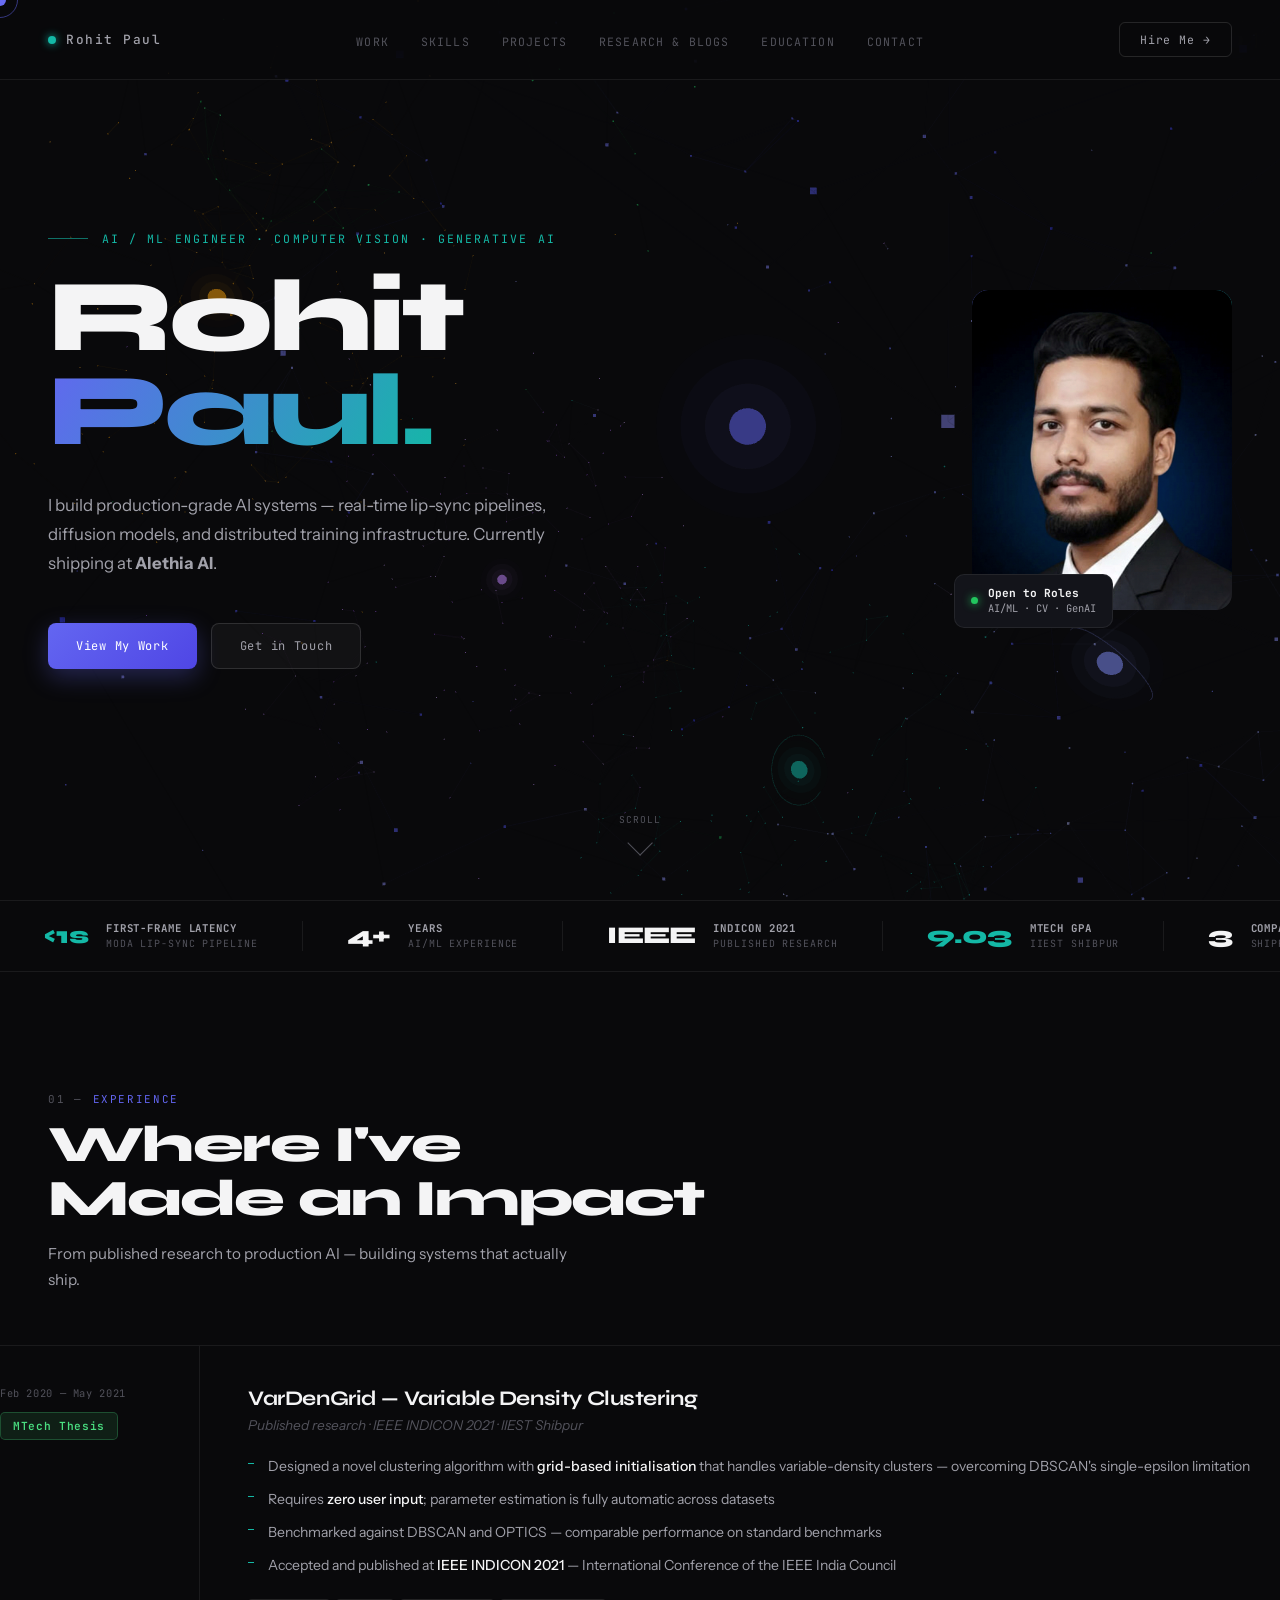
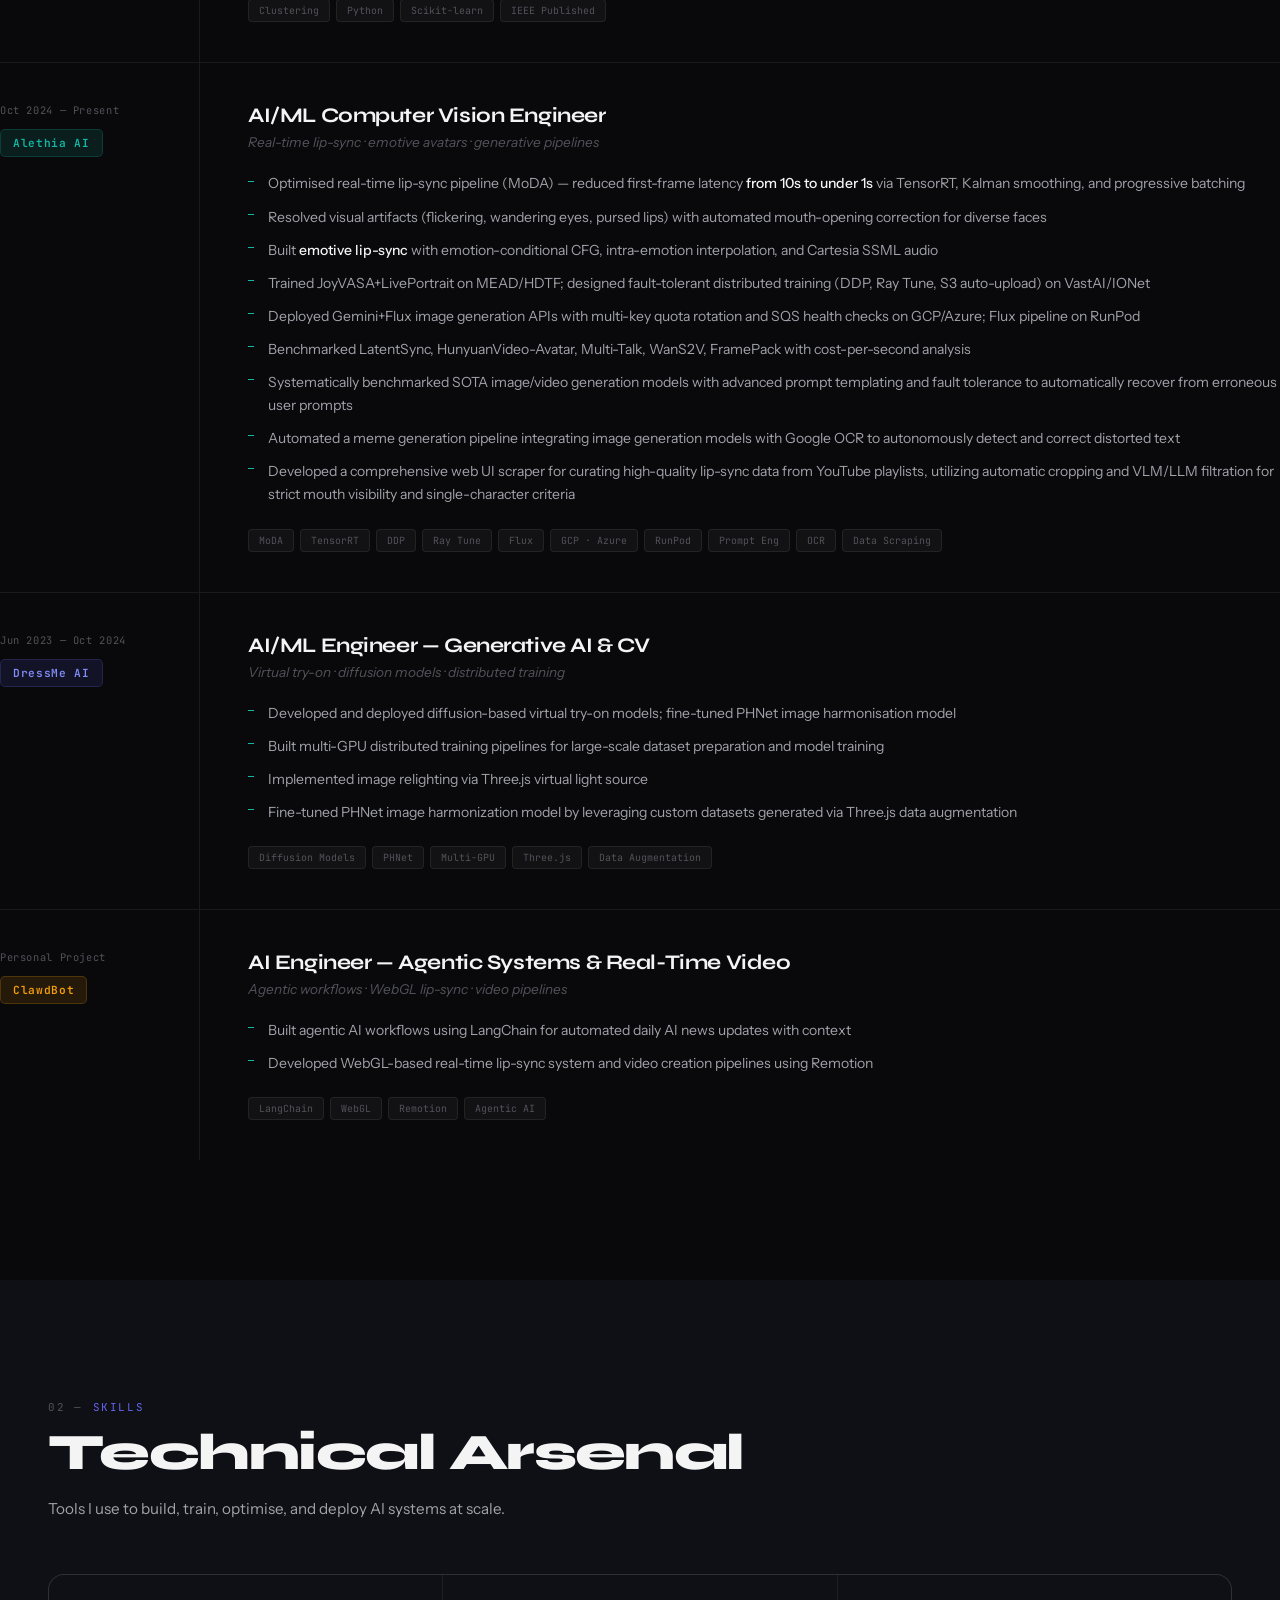
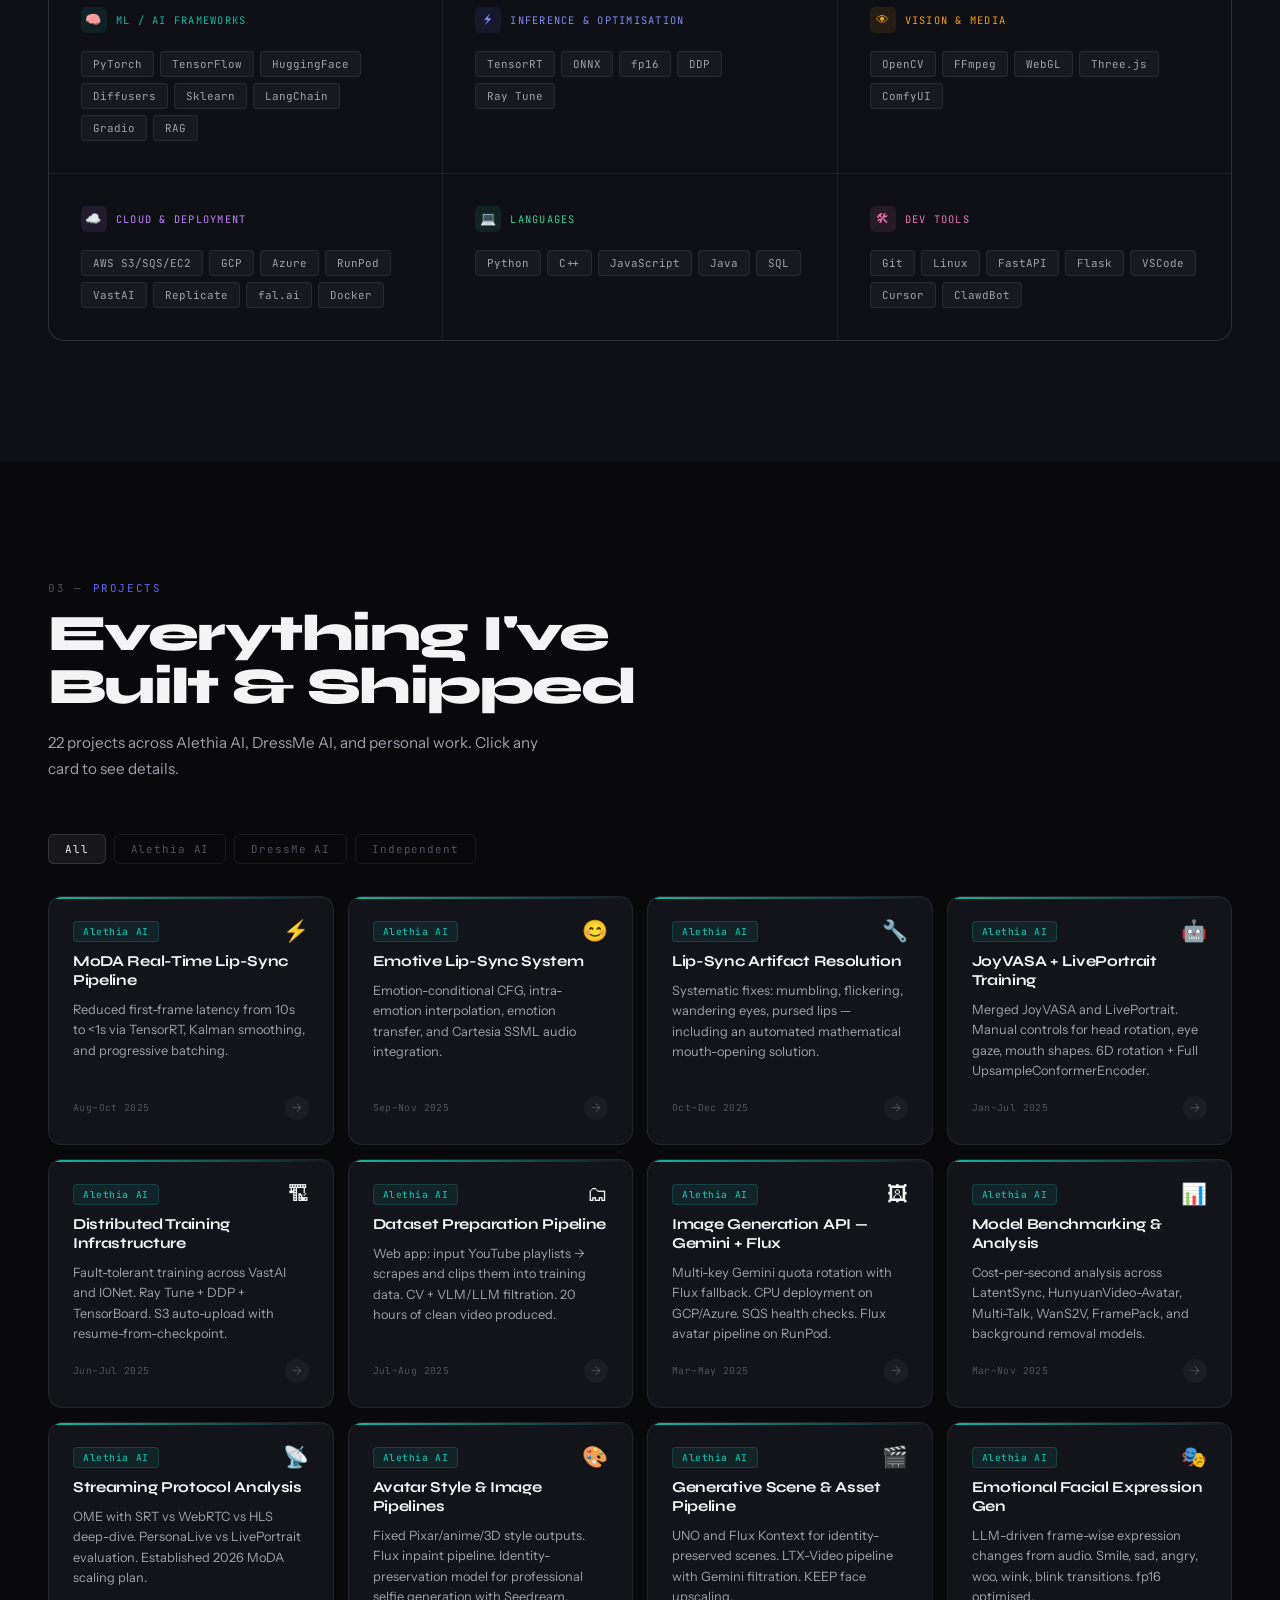
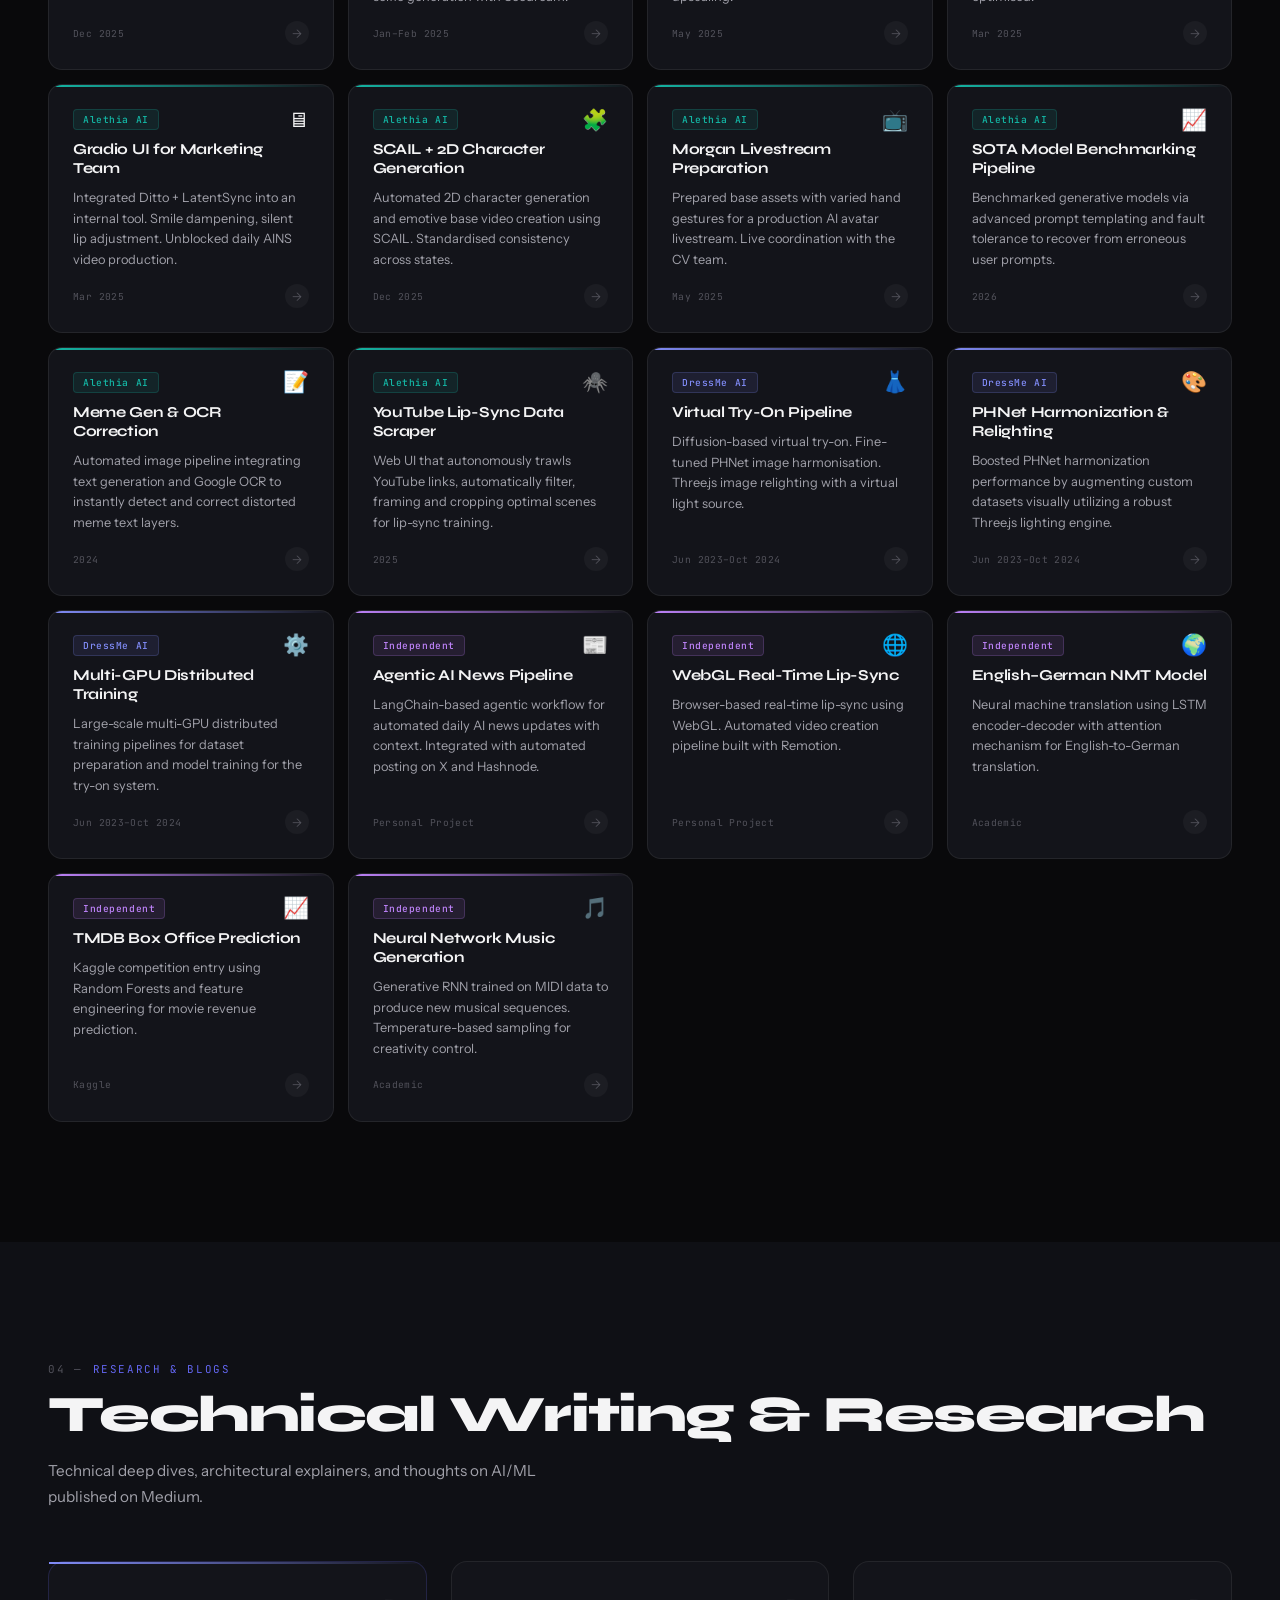
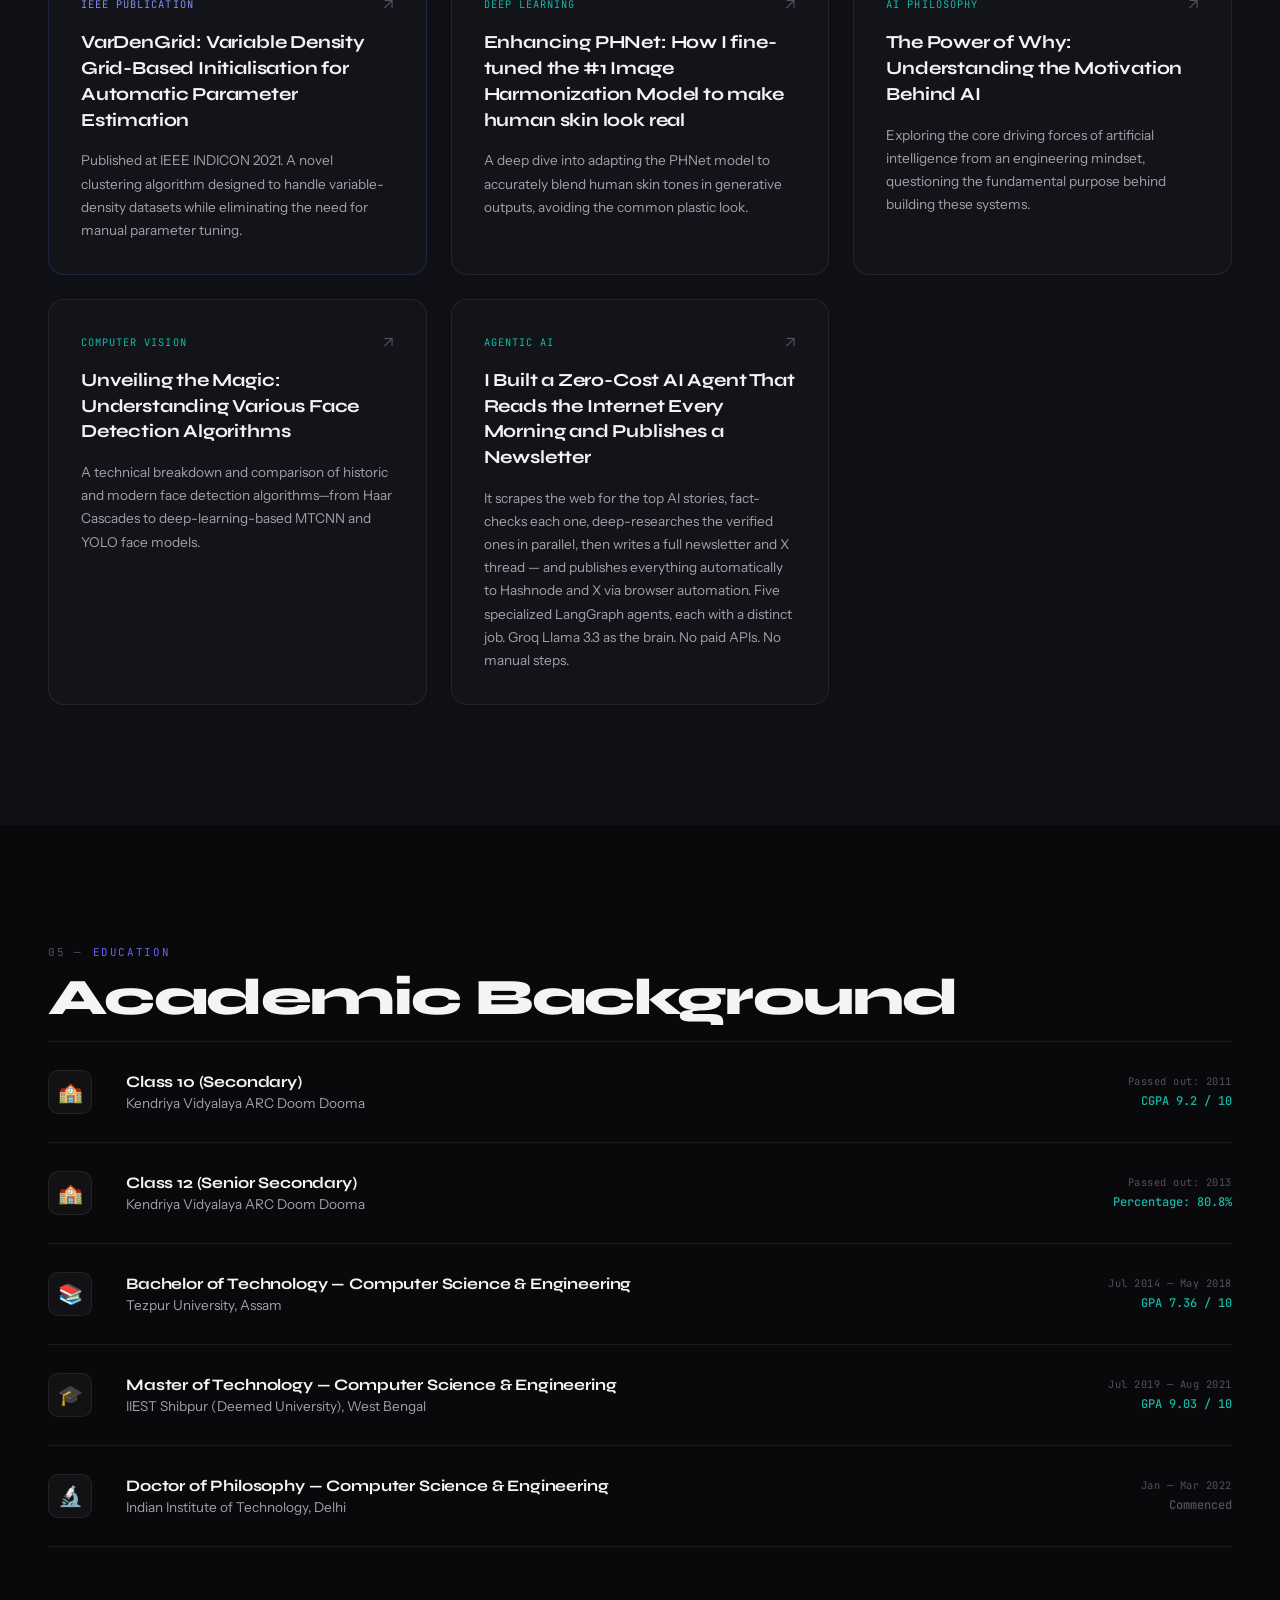
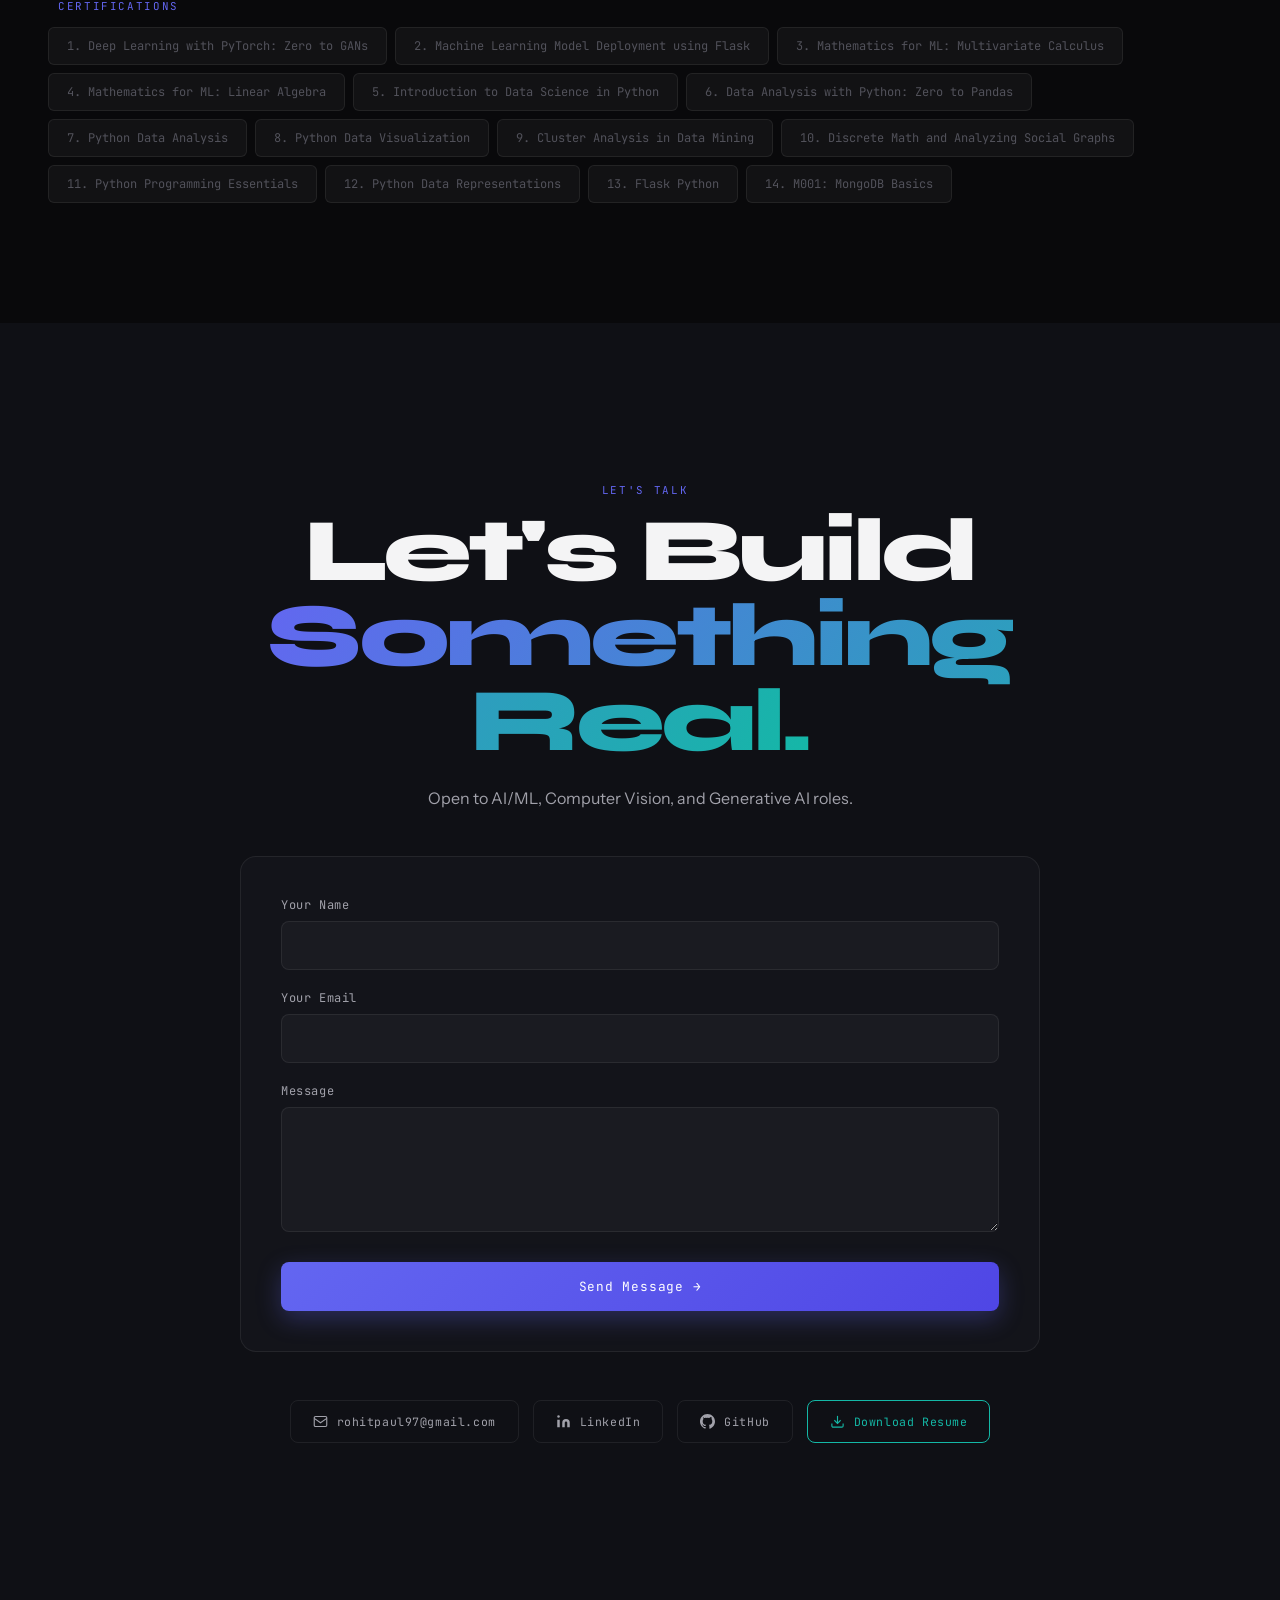
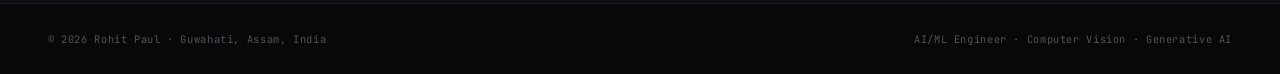
<file: index.html>
<!DOCTYPE html>
<html lang="en">

<head>
  <meta charset="UTF-8">
  <meta name="viewport" content="width=device-width, initial-scale=1.0">
  <title>Rohit Paul — AI/ML Engineer</title>
  <script src="js/three.min.js"></script>
  <link rel="preconnect" href="https://fonts.googleapis.com">
  <link rel="preconnect" href="https://fonts.gstatic.com" crossorigin>
  <link
    href="https://fonts.googleapis.com/css2?family=Syne:wght@400;600;700;800&family=JetBrains+Mono:wght@300;400;500;600&family=Instrument+Sans:ital,wght@0,400;0,500;1,400&display=swap"
    rel="stylesheet">
  <link rel="stylesheet" href="style.css">
</head>

<body>

  <div id="cursor"></div>
  <div id="cursor-ring"></div>
  <div id="progress-bar"></div>
  <canvas id="neural-canvas"></canvas>

  <!-- NAV -->
  <nav class="nav">
    <div class="nav-brand">Rohit Paul</div>
    <ul class="nav-links">
      <li><a href="#experience">Work</a></li>
      <li><a href="#skills">Skills</a></li>
      <li><a href="#research">Projects</a></li>
      <li><a href="#blogs">Research & Blogs</a></li>
      <li><a href="#education">Education</a></li>
      <li><a href="#contact">Contact</a></li>
    </ul>
    <a href="#contact" class="nav-cta">Hire Me →</a>
  </nav>

  <!-- ═══════════ HERO ═══════════ -->
  <section id="hero">
    <div class="hero-inner">
      <div class="hero-top">
        <div>
          <div class="hero-kicker r"><span></span>AI / ML Engineer · Computer Vision · Generative AI</div>
          <h1 class="hero-h1 r d1">Rohit<br><em>Paul.</em></h1>
          <p class="hero-desc r d2">I build production-grade AI systems — real-time lip-sync pipelines, diffusion
            models, and distributed training infrastructure. Currently shipping at <strong>Alethia AI</strong>.</p>
          <div class="hero-btns r d3">
            <a href="#experience" class="btn btn-fill">View My Work</a>
            <a href="#contact" class="btn btn-outline">Get in Touch</a>
          </div>
        </div>
        <div class="hero-photo-wrap r d2">
          <div class="hero-photo">
            <img src="assets/Rohit-Paul.jpg" alt="Rohit Paul"
              onerror="this.style.display='none';this.parentNode.innerHTML+='<div class=hero-photo-fallback>RP</div>'">
          </div>
          <div class="avail-badge">
            <div class="avail-dot"></div>
            <div class="avail-text"><strong>Open to Roles</strong>AI/ML · CV · GenAI</div>
          </div>
        </div>
      </div>
    </div>

    <div class="scroll-hint"><span>SCROLL</span>
      <div class="scroll-arrow"></div>
    </div>
  </section>

  <!-- TICKER -->
  <div class="stat-bar">
    <div class="stat-track">
      <div class="stat-item">
        <div class="stat-val hi">&lt;1s</div>
        <div class="stat-lbl"><strong>First-frame latency</strong>MoDA lip-sync pipeline</div>
      </div>
      <div class="stat-item">
        <div class="stat-val">4+</div>
        <div class="stat-lbl"><strong>Years</strong>AI/ML experience</div>
      </div>
      <div class="stat-item">
        <div class="stat-val">IEEE</div>
        <div class="stat-lbl"><strong>INDICON 2021</strong>Published research</div>
      </div>
      <div class="stat-item">
        <div class="stat-val hi">9.03</div>
        <div class="stat-lbl"><strong>MTech GPA</strong>IIEST Shibpur</div>
      </div>
      <div class="stat-item">
        <div class="stat-val">3</div>
        <div class="stat-lbl"><strong>Companies</strong>Shipped production AI</div>
      </div>
      <div class="stat-item">
        <div class="stat-val">115</div>
        <div class="stat-lbl"><strong>HackerRank</strong>Python challenges ✓</div>
      </div>
      <div class="stat-item">
        <div class="stat-val hi">10×</div>
        <div class="stat-lbl"><strong>Speed-up</strong>TensorRT optimised</div>
      </div>
      <div class="stat-item">
        <div class="stat-val">&lt;1s</div>
        <div class="stat-lbl"><strong>First-frame latency</strong>MoDA lip-sync pipeline</div>
      </div>
      <div class="stat-item">
        <div class="stat-val">4+</div>
        <div class="stat-lbl"><strong>Years</strong>AI/ML experience</div>
      </div>
      <div class="stat-item">
        <div class="stat-val">IEEE</div>
        <div class="stat-lbl"><strong>INDICON 2021</strong>Published research</div>
      </div>
      <div class="stat-item">
        <div class="stat-val hi">9.03</div>
        <div class="stat-lbl"><strong>MTech GPA</strong>IIEST Shibpur</div>
      </div>
      <div class="stat-item">
        <div class="stat-val">3</div>
        <div class="stat-lbl"><strong>Companies</strong>Shipped production AI</div>
      </div>
      <div class="stat-item">
        <div class="stat-val">115</div>
        <div class="stat-lbl"><strong>HackerRank</strong>Python challenges ✓</div>
      </div>
      <div class="stat-item">
        <div class="stat-val hi">10×</div>
        <div class="stat-lbl"><strong>Speed-up</strong>TensorRT optimised</div>
      </div>
    </div>
  </div>

  <!-- ═══════════ EXPERIENCE ═══════════ -->
  <section id="experience" style="padding:120px 0">
    <div class="wrap">
      <div class="sec-label r" data-n="01 —">Experience</div>
      <h2 class="sec-h2 r d1">Where I've<br>Made an Impact</h2>
      <p class="sec-sub r d2">From published research to production AI — building systems that actually ship.</p>
    </div>

    <div class="exp-list">
      <div class="exp-row r">
        <div class="exp-left" style="padding-right:32px">
          <div class="exp-period">Feb 2020 — May 2021</div>
          <div class="exp-co"
            style="background:rgba(74,222,128,.1);color:#4ade80;border:1px solid rgba(74,222,128,.25);font-family:var(--ff-mono);font-size:.7rem;font-weight:600;padding:6px 12px;border-radius:5px;display:inline-block;letter-spacing:.06em">
            MTech Thesis</div>
        </div>
        <div class="exp-right">
          <div class="exp-role">VarDenGrid — Variable Density Clustering</div>
          <div class="exp-tagline">Published research · IEEE INDICON 2021 · IIEST Shibpur</div>
          <ul class="exp-bullets">
            <li>Designed a novel clustering algorithm with <strong>grid-based initialisation</strong> that handles
              variable-density clusters — overcoming DBSCAN's single-epsilon limitation</li>
            <li>Requires <strong>zero user input</strong>; parameter estimation is fully automatic across datasets</li>
            <li>Benchmarked against DBSCAN and OPTICS — comparable performance on standard benchmarks</li>
            <li>Accepted and published at <strong>IEEE INDICON 2021</strong> — International Conference of the IEEE
              India Council</li>
          </ul>
          <div class="chip-row">
            <span class="chip">Clustering</span><span class="chip">Python</span>
            <span class="chip">Scikit-learn</span><span class="chip">IEEE Published</span>
          </div>
        </div>
      </div>

      <div class="exp-row r">
        <div class="exp-left" style="padding-right:32px">
          <div class="exp-period">Oct 2024 — Present</div>
          <div class="exp-co co-teal">Alethia AI</div>
        </div>
        <div class="exp-right">
          <div class="exp-role">AI/ML Computer Vision Engineer</div>
          <div class="exp-tagline">Real-time lip-sync · emotive avatars · generative pipelines</div>
          <ul class="exp-bullets">
            <li>Optimised real-time lip-sync pipeline (MoDA) — reduced first-frame latency <strong>from 10s to under
                1s</strong> via TensorRT, Kalman smoothing, and progressive batching</li>
            <li>Resolved visual artifacts (flickering, wandering eyes, pursed lips) with automated mouth-opening
              correction for diverse faces</li>
            <li>Built <strong>emotive lip-sync</strong> with emotion-conditional CFG, intra-emotion interpolation, and
              Cartesia SSML audio</li>
            <li>Trained JoyVASA+LivePortrait on MEAD/HDTF; designed fault-tolerant distributed training (DDP, Ray Tune,
              S3 auto-upload) on VastAI/IONet</li>
            <li>Deployed Gemini+Flux image generation APIs with multi-key quota rotation and SQS health checks on
              GCP/Azure; Flux pipeline on RunPod</li>
            <li>Benchmarked LatentSync, HunyuanVideo-Avatar, Multi-Talk, WanS2V, FramePack with cost-per-second analysis
            </li>
            <li>Systematically benchmarked SOTA image/video generation models with advanced prompt templating and fault
              tolerance to automatically recover from erroneous user prompts</li>
            <li>Automated a meme generation pipeline integrating image generation models with Google OCR to autonomously
              detect and correct distorted text</li>
            <li>Developed a comprehensive web UI scraper for curating high-quality lip-sync data from YouTube playlists,
              utilizing automatic cropping and VLM/LLM filtration for strict mouth visibility and single-character
              criteria</li>
          </ul>
          <div class="chip-row">
            <span class="chip">MoDA</span><span class="chip">TensorRT</span><span class="chip">DDP</span>
            <span class="chip">Ray Tune</span><span class="chip">Flux</span><span class="chip">GCP · Azure</span>
            <span class="chip">RunPod</span><span class="chip">Prompt Eng</span><span class="chip">OCR</span><span
              class="chip">Data Scraping</span>
          </div>
        </div>
      </div>

      <div class="exp-row r">
        <div class="exp-left" style="padding-right:32px">
          <div class="exp-period">Jun 2023 — Oct 2024</div>
          <div class="exp-co co-indigo">DressMe AI</div>
        </div>
        <div class="exp-right">
          <div class="exp-role">AI/ML Engineer — Generative AI & CV</div>
          <div class="exp-tagline">Virtual try-on · diffusion models · distributed training</div>
          <ul class="exp-bullets">
            <li>Developed and deployed diffusion-based virtual try-on models; fine-tuned PHNet image harmonisation model
            </li>
            <li>Built multi-GPU distributed training pipelines for large-scale dataset preparation and model training
            </li>
            <li>Implemented image relighting via Three.js virtual light source</li>
            <li>Fine-tuned PHNet image harmonization model by leveraging custom datasets generated via Three.js data
              augmentation</li>
          </ul>
          <div class="chip-row">
            <span class="chip">Diffusion Models</span><span class="chip">PHNet</span>
            <span class="chip">Multi-GPU</span><span class="chip">Three.js</span>
            <span class="chip">Data Augmentation</span>
          </div>
        </div>
      </div>

      <div class="exp-row r">
        <div class="exp-left" style="padding-right:32px">
          <div class="exp-period">Personal Project</div>
          <div class="exp-co co-amber">ClawdBot</div>
        </div>
        <div class="exp-right">
          <div class="exp-role">AI Engineer — Agentic Systems & Real-Time Video</div>
          <div class="exp-tagline">Agentic workflows · WebGL lip-sync · video pipelines</div>
          <ul class="exp-bullets">
            <li>Built agentic AI workflows using LangChain for automated daily AI news updates with context</li>
            <li>Developed WebGL-based real-time lip-sync system and video creation pipelines using Remotion</li>
          </ul>
          <div class="chip-row">
            <span class="chip">LangChain</span><span class="chip">WebGL</span>
            <span class="chip">Remotion</span><span class="chip">Agentic AI</span>
          </div>
        </div>
      </div>
    </div>
  </section>

  <!-- ═══════════ SKILLS ═══════════ -->
  <section id="skills" style="padding:120px 0;background:var(--bg1)">
    <div class="wrap">
      <div class="sec-label r" data-n="02 —">Skills</div>
      <h2 class="sec-h2 r d1">Technical Arsenal</h2>
      <p class="sec-sub r d2">Tools I use to build, train, optimise, and deploy AI systems at scale.</p>
      <div class="skills-grid r d3">
        <div class="sk-cell">
          <div class="sk-head" style="color:var(--teal)"><span class="sk-ico"
              style="background:rgba(20,184,166,.1)">🧠</span>ML / AI Frameworks</div>
          <div class="pills"><span class="pill">PyTorch</span><span class="pill">TensorFlow</span><span
              class="pill">HuggingFace</span><span class="pill">Diffusers</span><span class="pill">Sklearn</span><span
              class="pill">LangChain</span><span class="pill">Gradio</span><span class="pill">RAG</span></div>
        </div>
        <div class="sk-cell">
          <div class="sk-head" style="color:#818cf8"><span class="sk-ico"
              style="background:rgba(99,102,241,.1)">⚡</span>Inference & Optimisation</div>
          <div class="pills"><span class="pill">TensorRT</span><span class="pill">ONNX</span><span
              class="pill">fp16</span><span class="pill">DDP</span><span class="pill">Ray Tune</span></div>
        </div>
        <div class="sk-cell">
          <div class="sk-head" style="color:var(--amber)"><span class="sk-ico"
              style="background:rgba(245,158,11,.1)">👁</span>Vision & Media</div>
          <div class="pills"><span class="pill">OpenCV</span><span class="pill">FFmpeg</span><span
              class="pill">WebGL</span><span class="pill">Three.js</span><span class="pill">ComfyUI</span></div>
        </div>
        <div class="sk-cell">
          <div class="sk-head" style="color:#c084fc"><span class="sk-ico"
              style="background:rgba(192,132,252,.1)">☁️</span>Cloud & Deployment</div>
          <div class="pills"><span class="pill">AWS S3/SQS/EC2</span><span class="pill">GCP</span><span
              class="pill">Azure</span><span class="pill">RunPod</span><span class="pill">VastAI</span><span
              class="pill">Replicate</span><span class="pill">fal.ai</span><span class="pill">Docker</span></div>
        </div>
        <div class="sk-cell">
          <div class="sk-head" style="color:#34d399"><span class="sk-ico"
              style="background:rgba(52,211,153,.1)">💻</span>Languages</div>
          <div class="pills"><span class="pill">Python</span><span class="pill">C++</span><span
              class="pill">JavaScript</span><span class="pill">Java</span><span class="pill">SQL</span></div>
        </div>
        <div class="sk-cell">
          <div class="sk-head" style="color:#f472b6"><span class="sk-ico"
              style="background:rgba(244,114,182,.1)">🛠</span>Dev Tools</div>
          <div class="pills"><span class="pill">Git</span><span class="pill">Linux</span><span
              class="pill">FastAPI</span><span class="pill">Flask</span><span class="pill">VSCode</span><span
              class="pill">Cursor</span><span class="pill">ClawdBot</span></div>
        </div>
      </div>
    </div>
  </section>

  <!-- ═══════════ PROJECTS ═══════════ -->
  <section id="research" style="padding:120px 0">
    <div class="wrap">
      <div class="sec-label r" data-n="03 —">Projects</div>
      <h2 class="sec-h2 r d1">Everything I've<br>Built & Shipped</h2>
      <p class="sec-sub r d2">22 projects across Alethia AI, DressMe AI, and personal work. Click any card to see
        details.</p>

      <div class="proj-filters r d2">
        <button class="pf-btn pf-active" data-filter="all">All</button>
        <button class="pf-btn" data-filter="alethia">Alethia AI</button>
        <button class="pf-btn" data-filter="dressme">DressMe AI</button>
        <button class="pf-btn" data-filter="independent">Independent</button>
      </div>

      <div class="proj-grid r d3" id="proj-grid">
        <div class="pcard" data-company="alethia" data-id="1">
          <div class="pcard-top"><span class="pctag pct-alethia">Alethia AI</span><span class="pcard-ico">⚡</span></div>
          <div class="pcard-title">MoDA Real-Time Lip-Sync Pipeline</div>
          <div class="pcard-desc">Reduced first-frame latency from 10s to &lt;1s via TensorRT, Kalman smoothing, and
            progressive batching.</div>
          <div class="pcard-foot"><span class="pcard-period">Aug–Oct 2025</span><span class="pcard-arr">→</span></div>
        </div>
        <div class="pcard" data-company="alethia" data-id="2">
          <div class="pcard-top"><span class="pctag pct-alethia">Alethia AI</span><span class="pcard-ico">😊</span>
          </div>
          <div class="pcard-title">Emotive Lip-Sync System</div>
          <div class="pcard-desc">Emotion-conditional CFG, intra-emotion interpolation, emotion transfer, and Cartesia
            SSML audio integration.</div>
          <div class="pcard-foot"><span class="pcard-period">Sep–Nov 2025</span><span class="pcard-arr">→</span></div>
        </div>
        <div class="pcard" data-company="alethia" data-id="3">
          <div class="pcard-top"><span class="pctag pct-alethia">Alethia AI</span><span class="pcard-ico">🔧</span>
          </div>
          <div class="pcard-title">Lip-Sync Artifact Resolution</div>
          <div class="pcard-desc">Systematic fixes: mumbling, flickering, wandering eyes, pursed lips — including an
            automated mathematical mouth-opening solution.</div>
          <div class="pcard-foot"><span class="pcard-period">Oct–Dec 2025</span><span class="pcard-arr">→</span></div>
        </div>
        <div class="pcard" data-company="alethia" data-id="4">
          <div class="pcard-top"><span class="pctag pct-alethia">Alethia AI</span><span class="pcard-ico">🤖</span>
          </div>
          <div class="pcard-title">JoyVASA + LivePortrait Training</div>
          <div class="pcard-desc">Merged JoyVASA and LivePortrait. Manual controls for head rotation, eye gaze, mouth
            shapes. 6D rotation + Full UpsampleConformerEncoder.</div>
          <div class="pcard-foot"><span class="pcard-period">Jan–Jul 2025</span><span class="pcard-arr">→</span></div>
        </div>
        <div class="pcard" data-company="alethia" data-id="5">
          <div class="pcard-top"><span class="pctag pct-alethia">Alethia AI</span><span class="pcard-ico">🏗</span>
          </div>
          <div class="pcard-title">Distributed Training Infrastructure</div>
          <div class="pcard-desc">Fault-tolerant training across VastAI and IONet. Ray Tune + DDP + TensorBoard. S3
            auto-upload with resume-from-checkpoint.</div>
          <div class="pcard-foot"><span class="pcard-period">Jun–Jul 2025</span><span class="pcard-arr">→</span></div>
        </div>
        <div class="pcard" data-company="alethia" data-id="6">
          <div class="pcard-top"><span class="pctag pct-alethia">Alethia AI</span><span class="pcard-ico">🗂</span>
          </div>
          <div class="pcard-title">Dataset Preparation Pipeline</div>
          <div class="pcard-desc">Web app: input YouTube playlists → scrapes and clips them into training data. CV +
            VLM/LLM filtration. 20 hours of clean video produced.</div>
          <div class="pcard-foot"><span class="pcard-period">Jul–Aug 2025</span><span class="pcard-arr">→</span></div>
        </div>
        <div class="pcard" data-company="alethia" data-id="7">
          <div class="pcard-top"><span class="pctag pct-alethia">Alethia AI</span><span class="pcard-ico">🖼</span>
          </div>
          <div class="pcard-title">Image Generation API — Gemini + Flux</div>
          <div class="pcard-desc">Multi-key Gemini quota rotation with Flux fallback. CPU deployment on GCP/Azure. SQS
            health checks. Flux avatar pipeline on RunPod.</div>
          <div class="pcard-foot"><span class="pcard-period">Mar–May 2025</span><span class="pcard-arr">→</span></div>
        </div>
        <div class="pcard" data-company="alethia" data-id="8">
          <div class="pcard-top"><span class="pctag pct-alethia">Alethia AI</span><span class="pcard-ico">📊</span>
          </div>
          <div class="pcard-title">Model Benchmarking & Analysis</div>
          <div class="pcard-desc">Cost-per-second analysis across LatentSync, HunyuanVideo-Avatar, Multi-Talk, WanS2V,
            FramePack, and background removal models.</div>
          <div class="pcard-foot"><span class="pcard-period">Mar–Nov 2025</span><span class="pcard-arr">→</span></div>
        </div>
        <div class="pcard" data-company="alethia" data-id="9">
          <div class="pcard-top"><span class="pctag pct-alethia">Alethia AI</span><span class="pcard-ico">📡</span>
          </div>
          <div class="pcard-title">Streaming Protocol Analysis</div>
          <div class="pcard-desc">OME with SRT vs WebRTC vs HLS deep-dive. PersonaLive vs LivePortrait evaluation.
            Established 2026 MoDA scaling plan.</div>
          <div class="pcard-foot"><span class="pcard-period">Dec 2025</span><span class="pcard-arr">→</span></div>
        </div>
        <div class="pcard" data-company="alethia" data-id="10">
          <div class="pcard-top"><span class="pctag pct-alethia">Alethia AI</span><span class="pcard-ico">🎨</span>
          </div>
          <div class="pcard-title">Avatar Style & Image Pipelines</div>
          <div class="pcard-desc">Fixed Pixar/anime/3D style outputs. Flux inpaint pipeline. Identity-preservation model
            for professional selfie generation with Seedream.</div>
          <div class="pcard-foot"><span class="pcard-period">Jan–Feb 2025</span><span class="pcard-arr">→</span></div>
        </div>
        <div class="pcard" data-company="alethia" data-id="11">
          <div class="pcard-top"><span class="pctag pct-alethia">Alethia AI</span><span class="pcard-ico">🎬</span>
          </div>
          <div class="pcard-title">Generative Scene & Asset Pipeline</div>
          <div class="pcard-desc">UNO and Flux Kontext for identity-preserved scenes. LTX-Video pipeline with Gemini
            filtration. KEEP face upscaling.</div>
          <div class="pcard-foot"><span class="pcard-period">May 2025</span><span class="pcard-arr">→</span></div>
        </div>
        <div class="pcard" data-company="alethia" data-id="12">
          <div class="pcard-top"><span class="pctag pct-alethia">Alethia AI</span><span class="pcard-ico">🎭</span>
          </div>
          <div class="pcard-title">Emotional Facial Expression Gen</div>
          <div class="pcard-desc">LLM-driven frame-wise expression changes from audio. Smile, sad, angry, woo, wink,
            blink transitions. fp16 optimised.</div>
          <div class="pcard-foot"><span class="pcard-period">Mar 2025</span><span class="pcard-arr">→</span></div>
        </div>
        <div class="pcard" data-company="alethia" data-id="13">
          <div class="pcard-top"><span class="pctag pct-alethia">Alethia AI</span><span class="pcard-ico">🖥</span>
          </div>
          <div class="pcard-title">Gradio UI for Marketing Team</div>
          <div class="pcard-desc">Integrated Ditto + LatentSync into an internal tool. Smile dampening, silent lip
            adjustment. Unblocked daily AINS video production.</div>
          <div class="pcard-foot"><span class="pcard-period">Mar 2025</span><span class="pcard-arr">→</span></div>
        </div>
        <div class="pcard" data-company="alethia" data-id="14">
          <div class="pcard-top"><span class="pctag pct-alethia">Alethia AI</span><span class="pcard-ico">🧩</span>
          </div>
          <div class="pcard-title">SCAIL + 2D Character Generation</div>
          <div class="pcard-desc">Automated 2D character generation and emotive base video creation using SCAIL.
            Standardised consistency across states.</div>
          <div class="pcard-foot"><span class="pcard-period">Dec 2025</span><span class="pcard-arr">→</span></div>
        </div>
        <div class="pcard" data-company="alethia" data-id="15">
          <div class="pcard-top"><span class="pctag pct-alethia">Alethia AI</span><span class="pcard-ico">📺</span>
          </div>
          <div class="pcard-title">Morgan Livestream Preparation</div>
          <div class="pcard-desc">Prepared base assets with varied hand gestures for a production AI avatar livestream.
            Live coordination with the CV team.</div>
          <div class="pcard-foot"><span class="pcard-period">May 2025</span><span class="pcard-arr">→</span></div>
        </div>
        <div class="pcard" data-company="alethia" data-id="23">
          <div class="pcard-top"><span class="pctag pct-alethia">Alethia AI</span><span class="pcard-ico">📈</span>
          </div>
          <div class="pcard-title">SOTA Model Benchmarking Pipeline</div>
          <div class="pcard-desc">Benchmarked generative models via advanced prompt templating and fault tolerance to
            recover from erroneous user prompts.</div>
          <div class="pcard-foot"><span class="pcard-period">2026</span><span class="pcard-arr">→</span></div>
        </div>
        <div class="pcard" data-company="alethia" data-id="24">
          <div class="pcard-top"><span class="pctag pct-alethia">Alethia AI</span><span class="pcard-ico">📝</span>
          </div>
          <div class="pcard-title">Meme Gen & OCR Correction</div>
          <div class="pcard-desc">Automated image pipeline integrating text generation and Google OCR to instantly
            detect and correct distorted meme text layers.</div>
          <div class="pcard-foot"><span class="pcard-period">2024</span><span class="pcard-arr">→</span></div>
        </div>
        <div class="pcard" data-company="alethia" data-id="25">
          <div class="pcard-top"><span class="pctag pct-alethia">Alethia AI</span><span class="pcard-ico">🕷️</span>
          </div>
          <div class="pcard-title">YouTube Lip-Sync Data Scraper</div>
          <div class="pcard-desc">Web UI that autonomously trawls YouTube links, automatically filter, framing and
            cropping optimal scenes for lip-sync training.</div>
          <div class="pcard-foot"><span class="pcard-period">2025</span><span class="pcard-arr">→</span></div>
        </div>
        <div class="pcard" data-company="dressme" data-id="16">
          <div class="pcard-top"><span class="pctag pct-dressme">DressMe AI</span><span class="pcard-ico">👗</span>
          </div>
          <div class="pcard-title">Virtual Try-On Pipeline</div>
          <div class="pcard-desc">Diffusion-based virtual try-on. Fine-tuned PHNet image harmonisation. Three.js image
            relighting with a virtual light source.</div>
          <div class="pcard-foot"><span class="pcard-period">Jun 2023–Oct 2024</span><span class="pcard-arr">→</span>
          </div>
        </div>
        <div class="pcard" data-company="dressme" data-id="26">
          <div class="pcard-top"><span class="pctag pct-dressme">DressMe AI</span><span class="pcard-ico">🎨</span>
          </div>
          <div class="pcard-title">PHNet Harmonization & Relighting</div>
          <div class="pcard-desc">Boosted PHNet harmonization performance by augmenting custom datasets visually
            utilizing a robust Three.js lighting engine.</div>
          <div class="pcard-foot"><span class="pcard-period">Jun 2023–Oct 2024</span><span class="pcard-arr">→</span>
          </div>
        </div>
        <div class="pcard" data-company="dressme" data-id="17">
          <div class="pcard-top"><span class="pctag pct-dressme">DressMe AI</span><span class="pcard-ico">⚙️</span>
          </div>
          <div class="pcard-title">Multi-GPU Distributed Training</div>
          <div class="pcard-desc">Large-scale multi-GPU distributed training pipelines for dataset preparation and model
            training for the try-on system.</div>
          <div class="pcard-foot"><span class="pcard-period">Jun 2023–Oct 2024</span><span class="pcard-arr">→</span>
          </div>
        </div>
        <div class="pcard" data-company="independent" data-id="18">
          <div class="pcard-top"><span class="pctag pct-independent">Independent</span><span class="pcard-ico">📰</span>
          </div>
          <div class="pcard-title">Agentic AI News Pipeline</div>
          <div class="pcard-desc">LangChain-based agentic workflow for automated daily AI news updates with context.
            Integrated with automated posting on X and Hashnode.</div>
          <div class="pcard-foot"><span class="pcard-period">Personal Project</span><span class="pcard-arr">→</span>
          </div>
        </div>
        <div class="pcard" data-company="independent" data-id="19">
          <div class="pcard-top"><span class="pctag pct-independent">Independent</span><span class="pcard-ico">🌐</span>
          </div>
          <div class="pcard-title">WebGL Real-Time Lip-Sync</div>
          <div class="pcard-desc">Browser-based real-time lip-sync using WebGL. Automated video creation pipeline built
            with Remotion.</div>
          <div class="pcard-foot"><span class="pcard-period">Personal Project</span><span class="pcard-arr">→</span>
          </div>
        </div>
        <div class="pcard" data-company="independent" data-id="20">
          <div class="pcard-top"><span class="pctag pct-independent">Independent</span><span class="pcard-ico">🌍</span>
          </div>
          <div class="pcard-title">English–German NMT Model</div>
          <div class="pcard-desc">Neural machine translation using LSTM encoder-decoder with attention mechanism for
            English-to-German translation.</div>
          <div class="pcard-foot"><span class="pcard-period">Academic</span><span class="pcard-arr">→</span></div>
        </div>
        <div class="pcard" data-company="independent" data-id="21">
          <div class="pcard-top"><span class="pctag pct-independent">Independent</span><span class="pcard-ico">📈</span>
          </div>
          <div class="pcard-title">TMDB Box Office Prediction</div>
          <div class="pcard-desc">Kaggle competition entry using Random Forests and feature engineering for movie
            revenue prediction.</div>
          <div class="pcard-foot"><span class="pcard-period">Kaggle</span><span class="pcard-arr">→</span></div>
        </div>
        <div class="pcard" data-company="independent" data-id="22">
          <div class="pcard-top"><span class="pctag pct-independent">Independent</span><span class="pcard-ico">🎵</span>
          </div>
          <div class="pcard-title">Neural Network Music Generation</div>
          <div class="pcard-desc">Generative RNN trained on MIDI data to produce new musical sequences.
            Temperature-based sampling for creativity control.</div>
          <div class="pcard-foot"><span class="pcard-period">Academic</span><span class="pcard-arr">→</span></div>
        </div>
      </div>
    </div>
  </section>

  <!-- ═══════════ WRITING / BLOGS ═══════════ -->
  <section id="blogs" style="padding:120px 0;background:var(--bg1)">
    <div class="wrap">
      <div class="sec-label r" data-n="04 —">Research & Blogs</div>
      <h2 class="sec-h2 r d1">Technical Writing & Research</h2>
      <p class="sec-sub r d2">Technical deep dives, architectural explainers, and thoughts on AI/ML published on Medium.
      </p>

      <div class="blog-grid r d3">
        <a href="https://ieeexplore.ieee.org/document/9691627/" target="_blank" class="blog-card research-card">
          <div class="bc-top">
            <span class="bc-date">IEEE Publication</span>
            <span class="bc-ico">↗</span>
          </div>
          <h3 class="bc-title">VarDenGrid: Variable Density Grid-Based Initialisation for Automatic Parameter Estimation
          </h3>
          <p class="bc-desc">Published at IEEE INDICON 2021. A novel clustering algorithm designed to handle
            variable-density datasets while eliminating the need for manual parameter tuning.</p>
        </a>
        <a href="https://medium.com/@rohitpaul97/enhancing-phnet-how-i-fine-tuned-the-1-image-harmonization-model-to-make-human-skin-look-real-28cde6a07b3d"
          target="_blank" class="blog-card">
          <div class="bc-top">
            <span class="bc-date">Deep Learning</span>
            <span class="bc-ico">↗</span>
          </div>
          <h3 class="bc-title">Enhancing PHNet: How I fine-tuned the #1 Image Harmonization Model to make human skin
            look real</h3>
          <p class="bc-desc">A deep dive into adapting the PHNet model to accurately blend human skin tones in
            generative outputs, avoiding the common plastic look.</p>
        </a>

        <a href="https://medium.com/@rohitpaul97/the-power-of-why-understanding-the-motivation-behind-ai-a84a232450b2"
          target="_blank" class="blog-card">
          <div class="bc-top">
            <span class="bc-date">AI Philosophy</span>
            <span class="bc-ico">↗</span>
          </div>
          <h3 class="bc-title">The Power of Why: Understanding the Motivation Behind AI</h3>
          <p class="bc-desc">Exploring the core driving forces of artificial intelligence from an engineering mindset,
            questioning the fundamental purpose behind building these systems.</p>
        </a>

        <a href="https://medium.com/@rohitpaul97/unveiling-the-magic-understanding-various-face-detection-algorithms-7eddb78dca4e"
          target="_blank" class="blog-card">
          <div class="bc-top">
            <span class="bc-date">Computer Vision</span>
            <span class="bc-ico">↗</span>
          </div>
          <h3 class="bc-title">Unveiling the Magic: Understanding Various Face Detection Algorithms</h3>
          <p class="bc-desc">A technical breakdown and comparison of historic and modern face detection algorithms—from
            Haar Cascades to deep-learning-based MTCNN and YOLO face models.</p>
        </a>

        <a href="https://medium.com/@rohitpaul97/i-built-a-zero-cost-ai-agent-that-reads-the-internet-every-morning-and-publishes-a-newsletter-408358f2aa60"
          target="_blank" class="blog-card">
          <div class="bc-top">
            <span class="bc-date">Agentic AI</span>
            <span class="bc-ico">↗</span>
          </div>
          <h3 class="bc-title">I Built a Zero-Cost AI Agent That Reads the Internet Every Morning and Publishes a
            Newsletter</h3>
          <p class="bc-desc">It scrapes the web for the top AI stories, fact-checks each one, deep-researches the
            verified ones in parallel, then writes a full newsletter and X thread — and publishes everything
            automatically to Hashnode and X via browser automation.
            Five specialized LangGraph agents, each with a distinct job. Groq Llama 3.3 as the brain. No paid APIs. No
            manual steps.</p>
        </a>
      </div>
    </div>
  </section>

  <!-- PROJECT MODAL -->
  <div class="pmodal-backdrop" id="pmodal-backdrop">
    <div class="pmodal" id="pmodal">
      <div class="pmodal-accent" id="pmodal-accent"></div>
      <div class="pmodal-hd">
        <button class="pmodal-close" id="pmodal-close">✕</button>
        <div id="pmodal-tag"></div>
        <h2 class="pmodal-title" id="pmodal-title"></h2>
        <div class="pmodal-period" id="pmodal-period"></div>
      </div>
      <div class="pmodal-bd" id="pmodal-bd"></div>
    </div>
  </div>

  <!-- CERT MODAL -->
  <div class="pmodal-backdrop" id="cmodal-backdrop">
    <div class="pmodal" id="cmodal">
      <div class="pmodal-accent" style="background: var(--teal)"></div>
      <div class="pmodal-hd">
        <button class="pmodal-close" id="cmodal-close">✕</button>
        <span class="pctag pct-alethia" style="margin-bottom: 8px; display: inline-block;">Certification</span>
        <h2 class="pmodal-title" id="cmodal-title"></h2>
        <div class="pmodal-period" id="cmodal-inst" style="color: var(--text2); margin-top: 4px;"></div>
      </div>
      <div class="pmodal-bd" id="cmodal-bd"></div>
    </div>
  </div>

  <!-- ═══════════ EDUCATION ═══════════ -->
  <section id="education" style="padding:120px 0;">
    <div class="wrap">
      <div class="sec-label r" data-n="05 —">Education</div>
      <h2 class="sec-h2 r d1">Academic Background</h2>
      <div class="edu-list r d2">
        <div class="edu-row">
          <div class="edu-ico">🏫</div>
          <div>
            <div class="edu-degree">Class 10 (Secondary)</div>
            <div class="edu-inst">Kendriya Vidyalaya ARC Doom Dooma</div>
          </div>
          <div class="edu-meta">
            <div class="edu-period">Passed out: 2011</div>
            <div class="edu-gpa">CGPA 9.2 / 10</div>
          </div>
        </div>
        <div class="edu-row">
          <div class="edu-ico">🏫</div>
          <div>
            <div class="edu-degree">Class 12 (Senior Secondary)</div>
            <div class="edu-inst">Kendriya Vidyalaya ARC Doom Dooma</div>
          </div>
          <div class="edu-meta">
            <div class="edu-period">Passed out: 2013</div>
            <div class="edu-gpa">Percentage: 80.8%</div>
          </div>
        </div>
        <div class="edu-row">
          <div class="edu-ico">📚</div>
          <div>
            <div class="edu-degree">Bachelor of Technology — Computer Science & Engineering</div>
            <div class="edu-inst">Tezpur University, Assam</div>
          </div>
          <div class="edu-meta">
            <div class="edu-period">Jul 2014 — May 2018</div>
            <div class="edu-gpa">GPA 7.36 / 10</div>
          </div>
        </div>
        <div class="edu-row">
          <div class="edu-ico">🎓</div>
          <div>
            <div class="edu-degree">Master of Technology — Computer Science & Engineering</div>
            <div class="edu-inst">IIEST Shibpur (Deemed University), West Bengal</div>
          </div>
          <div class="edu-meta">
            <div class="edu-period">Jul 2019 — Aug 2021</div>
            <div class="edu-gpa">GPA 9.03 / 10</div>
          </div>
        </div>
        <div class="edu-row">
          <div class="edu-ico">🔬</div>
          <div>
            <div class="edu-degree">Doctor of Philosophy — Computer Science & Engineering</div>
            <div class="edu-inst">Indian Institute of Technology, Delhi</div>
          </div>
          <div class="edu-meta">
            <div class="edu-period">Jan — Mar 2022</div>
            <div class="edu-gpa" style="color:var(--text3)">Commenced</div>
          </div>
        </div>

      </div>
      <div style="margin-top:52px" class="r d3">
        <div class="sec-label" data-n="">Certifications</div>
        <div class="chip-row" style="margin-top:14px;gap:8px" id="cert-list">
          <!-- Certifications injected via JS -->
        </div>
      </div>
    </div>
  </section>

  <!-- ═══════════ CONTACT ═══════════ -->
  <section id="contact" style="background:var(--bg1)">
    <div class="contact-inner" style="max-width: 800px;">
      <div class="sec-label r" data-n="" style="justify-content:center">Let's Talk</div>
      <h2 class="contact-h r d1">Let's Build<br><em>Something Real.</em></h2>
      <p class="contact-sub r d2" style="margin: 0 auto 48px auto;">Open to AI/ML, Computer Vision, and Generative AI
        roles.</p>

      <form action="https://api.web3forms.com/submit" method="POST" class="contact-form r d3"
        style="display: flex; flex-direction: column; gap: 20px; text-align: left; background: var(--bg2); padding: 40px; border-radius: 16px; border: 1px solid var(--border);">

        <!-- Replace with your Access Key from Web3Forms -->
        <input type="hidden" name="access_key" value="b71b12f5-97f3-47d4-97e3-0e2d69c8e769">
        <!-- Optional: Redirect to a custom success page, or let it output a basic JSON response -->
        <!-- <input type="hidden" name="redirect" value="https://web3forms.com/success"> -->

        <div style="display: flex; flex-direction: column; gap: 8px;">
          <label for="name"
            style="font-family: var(--ff-mono); font-size: 0.75rem; color: var(--text2); letter-spacing: 0.05em;">Your
            Name</label>
          <input type="text" id="name" name="name" required
            style="background: rgba(255,255,255,0.03); border: 1px solid var(--border); padding: 14px 18px; border-radius: 8px; color: var(--text); font-family: var(--ff-body); font-size: 0.95rem; outline: none; transition: border-color 0.2s;"
            onfocus="this.style.borderColor='var(--accent)'" onblur="this.style.borderColor='var(--border)'">
        </div>

        <div style="display: flex; flex-direction: column; gap: 8px;">
          <label for="email"
            style="font-family: var(--ff-mono); font-size: 0.75rem; color: var(--text2); letter-spacing: 0.05em;">Your
            Email</label>
          <input type="email" id="email" name="email" required
            style="background: rgba(255,255,255,0.03); border: 1px solid var(--border); padding: 14px 18px; border-radius: 8px; color: var(--text); font-family: var(--ff-body); font-size: 0.95rem; outline: none; transition: border-color 0.2s;"
            onfocus="this.style.borderColor='var(--accent)'" onblur="this.style.borderColor='var(--border)'">
        </div>

        <div style="display: flex; flex-direction: column; gap: 8px;">
          <label for="message"
            style="font-family: var(--ff-mono); font-size: 0.75rem; color: var(--text2); letter-spacing: 0.05em;">Message</label>
          <textarea id="message" name="message" rows="5" required
            style="background: rgba(255,255,255,0.03); border: 1px solid var(--border); padding: 14px 18px; border-radius: 8px; color: var(--text); font-family: var(--ff-body); font-size: 0.95rem; outline: none; resize: vertical; transition: border-color 0.2s;"
            onfocus="this.style.borderColor='var(--accent)'" onblur="this.style.borderColor='var(--border)'"></textarea>
        </div>
        <button type="submit" class="btn btn-fill"
          style="justify-content: center; margin-top: 10px; font-size: 0.8rem; padding: 16px;">Send Message
          →</button>
      </form>

      <div class="contact-links r d4" style="margin-top: 48px;">
        <a href="mailto:rohitpaul97@gmail.com" class="c-link">
          <svg width="15" height="15" fill="none" stroke="currentColor" stroke-width="1.8" viewBox="0 0 24 24">
            <rect x="2" y="4" width="20" height="16" rx="2" />
            <path d="M2 7l10 7 10-7" />
          </svg>
          rohitpaul97@gmail.com
        </a>
        <a href="https://www.linkedin.com/in/rohit-paul-91038310b/" target="_blank" class="c-link">
          <svg width="15" height="15" fill="currentColor" viewBox="0 0 24 24">
            <path d="M16 8a6 6 0 016 6v7h-4v-7a2 2 0 00-4 0v7h-4v-7a6 6 0 016-6zM2 9h4v12H2z" />
            <circle cx="4" cy="4" r="2" />
          </svg>
          LinkedIn
        </a>
        <a href="https://github.com/rohitpaul23" target="_blank" class="c-link">
          <svg width="15" height="15" fill="currentColor" viewBox="0 0 24 24">
            <path
              d="M12 0C5.37 0 0 5.37 0 12c0 5.3 3.44 9.8 8.2 11.38.6.11.82-.26.82-.58v-2.03c-3.34.73-4.04-1.6-4.04-1.6-.55-1.38-1.33-1.75-1.33-1.75-1.09-.74.08-.73.08-.73 1.2.09 1.84 1.24 1.84 1.24 1.07 1.83 2.8 1.3 3.48 1 .11-.78.42-1.3.76-1.6-2.67-.3-5.47-1.33-5.47-5.93 0-1.31.47-2.38 1.24-3.22-.13-.3-.54-1.52.12-3.17 0 0 1.01-.32 3.3 1.23a11.5 11.5 0 016 0c2.28-1.55 3.3-1.23 3.3-1.23.66 1.65.24 2.87.12 3.17.77.84 1.24 1.91 1.24 3.22 0 4.61-2.8 5.63-5.48 5.92.43.37.82 1.1.82 2.22v3.29c0 .32.21.7.83.58C20.57 21.8 24 17.3 24 12c0-6.63-5.37-12-12-12z" />
          </svg>
          GitHub
        </a>
        <a href="assets/Rohit_Paul_Resume.pdf" target="_blank" class="c-link"
          style="border-color: var(--teal); color: var(--teal);">
          <svg width="15" height="15" fill="none" stroke="currentColor" stroke-width="1.8" viewBox="0 0 24 24">
            <path d="M21 15v4a2 2 0 0 1-2 2H5a2 2 0 0 1-2-2v-4"></path>
            <polyline points="7 10 12 15 17 10"></polyline>
            <line x1="12" y1="15" x2="12" y2="3"></line>
          </svg>
          Download Resume
        </a>
      </div>
    </div>
  </section>
  <!-- Script previously deleted -->

  <footer>
    <p>© 2026 Rohit Paul · Guwahati, Assam, India</p>
    <p>AI/ML Engineer · Computer Vision · Generative AI</p>
  </footer>


  <script src="script.js"></script>
</body>

</html>
</file>
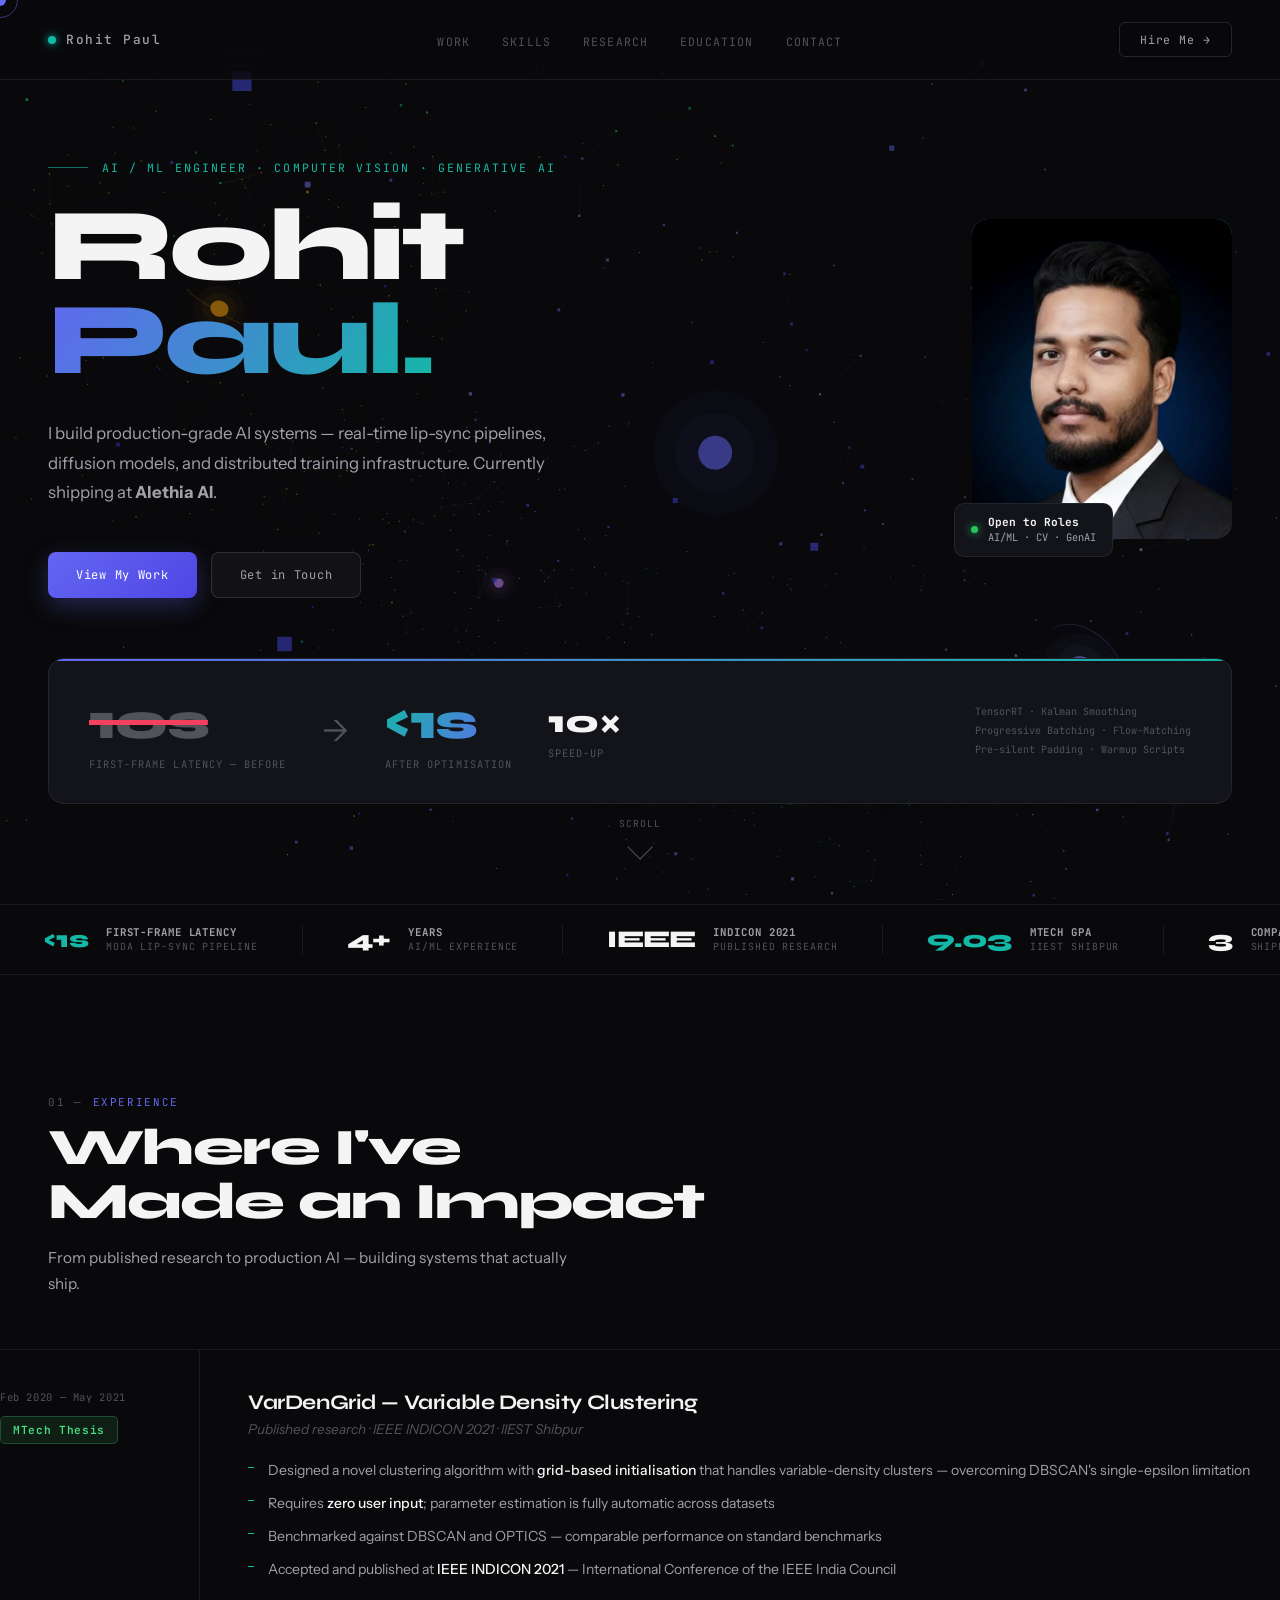
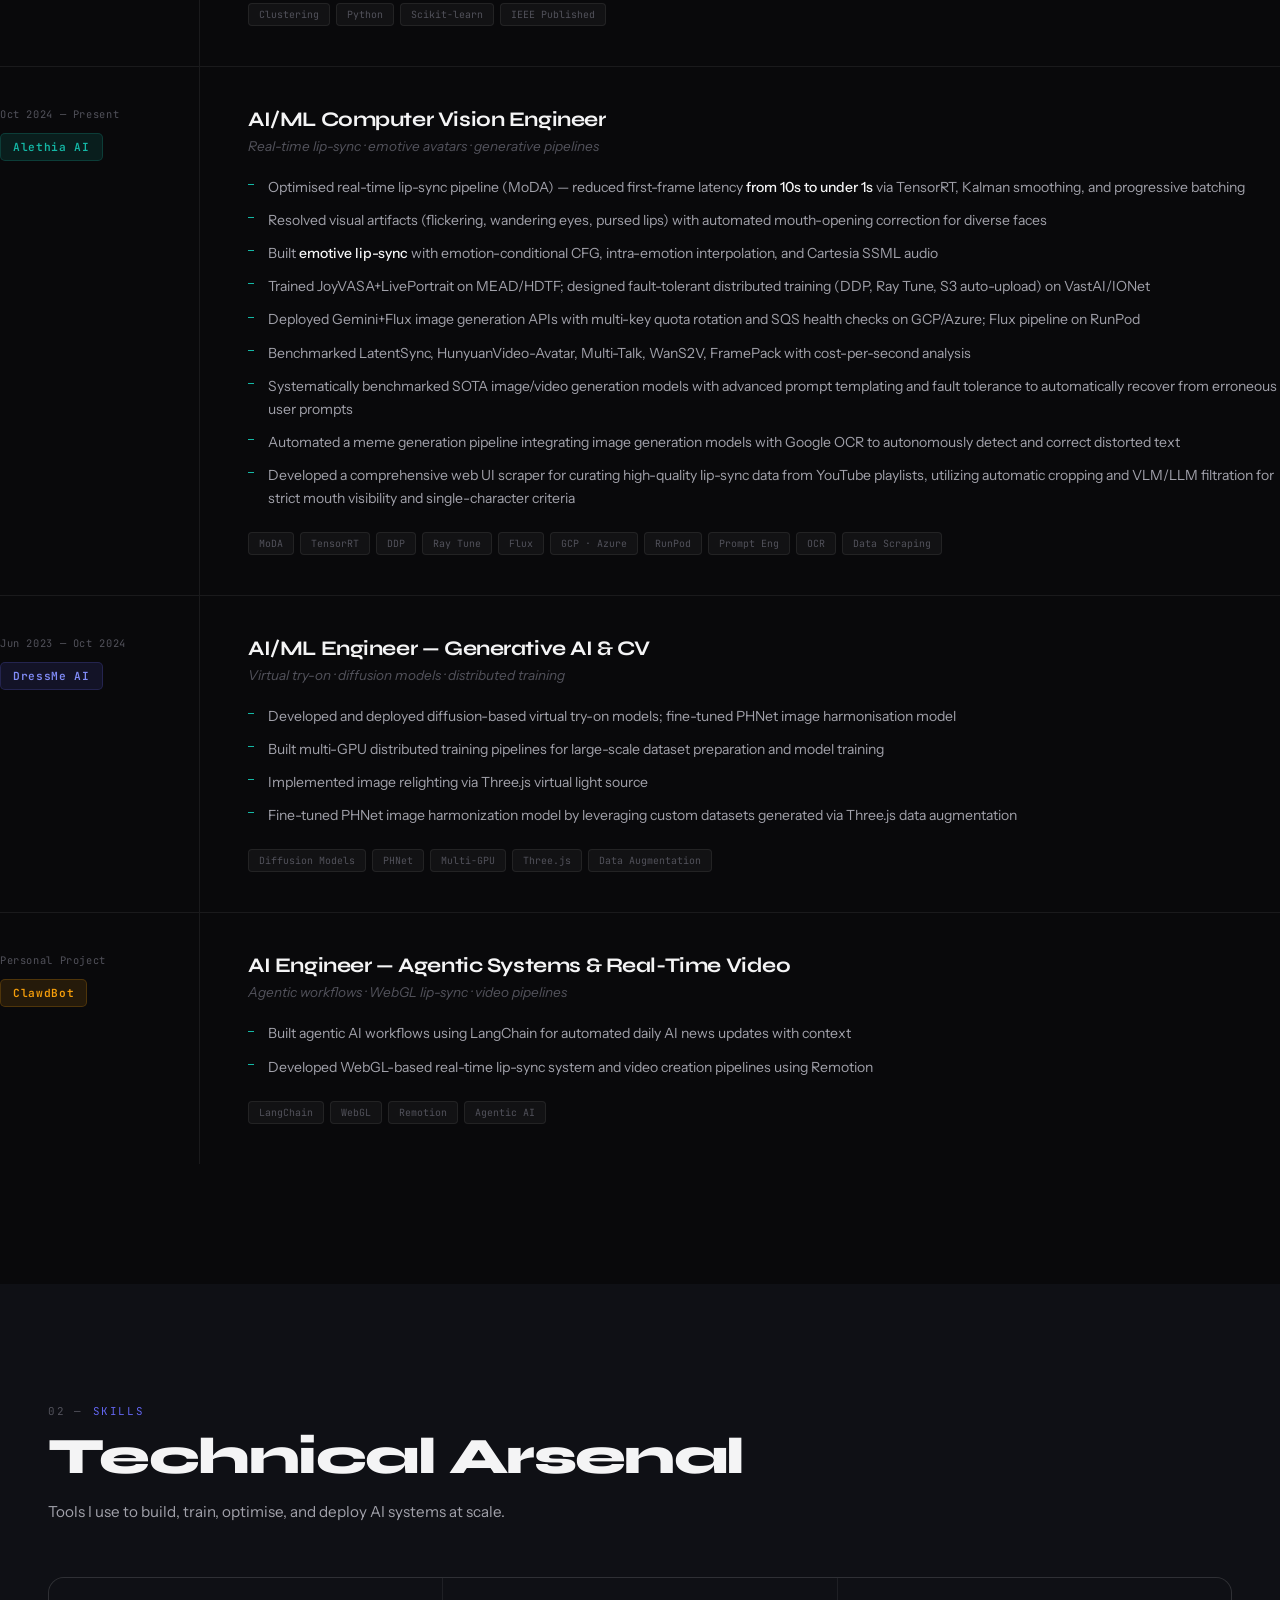
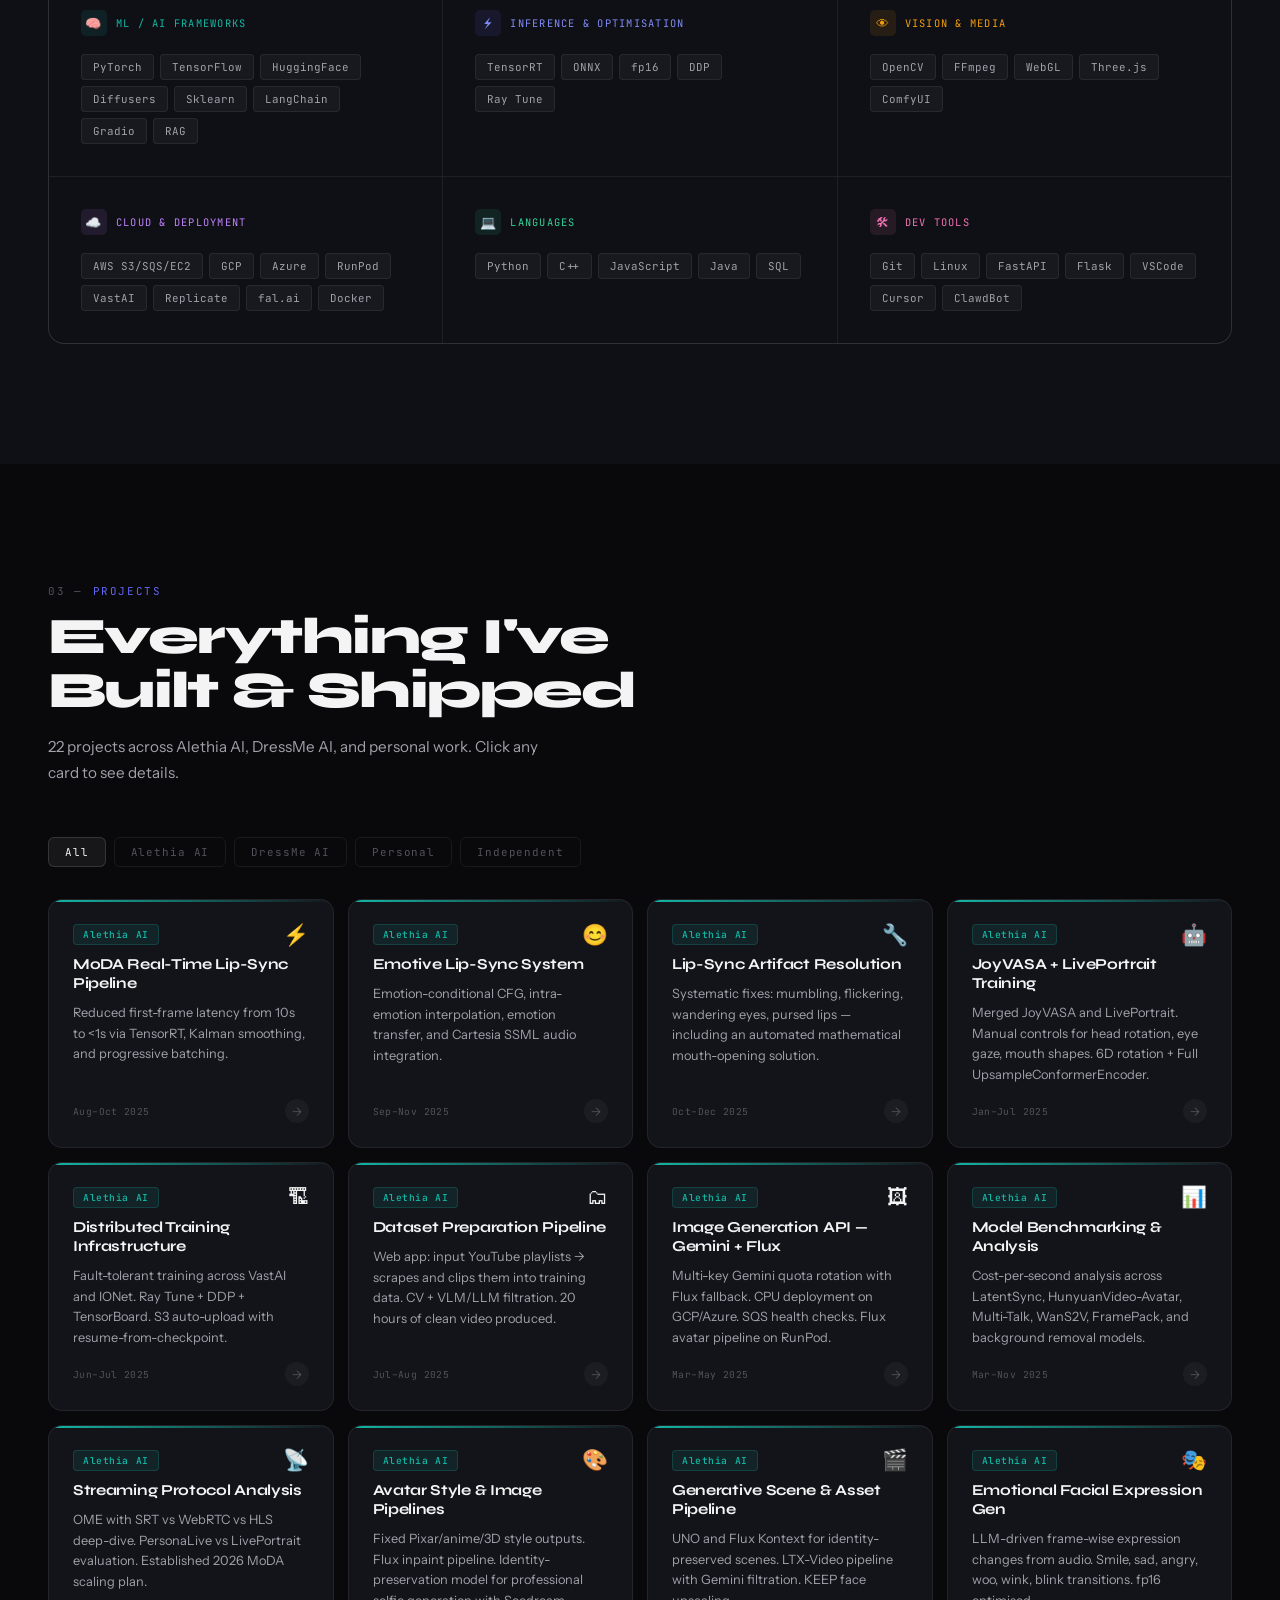
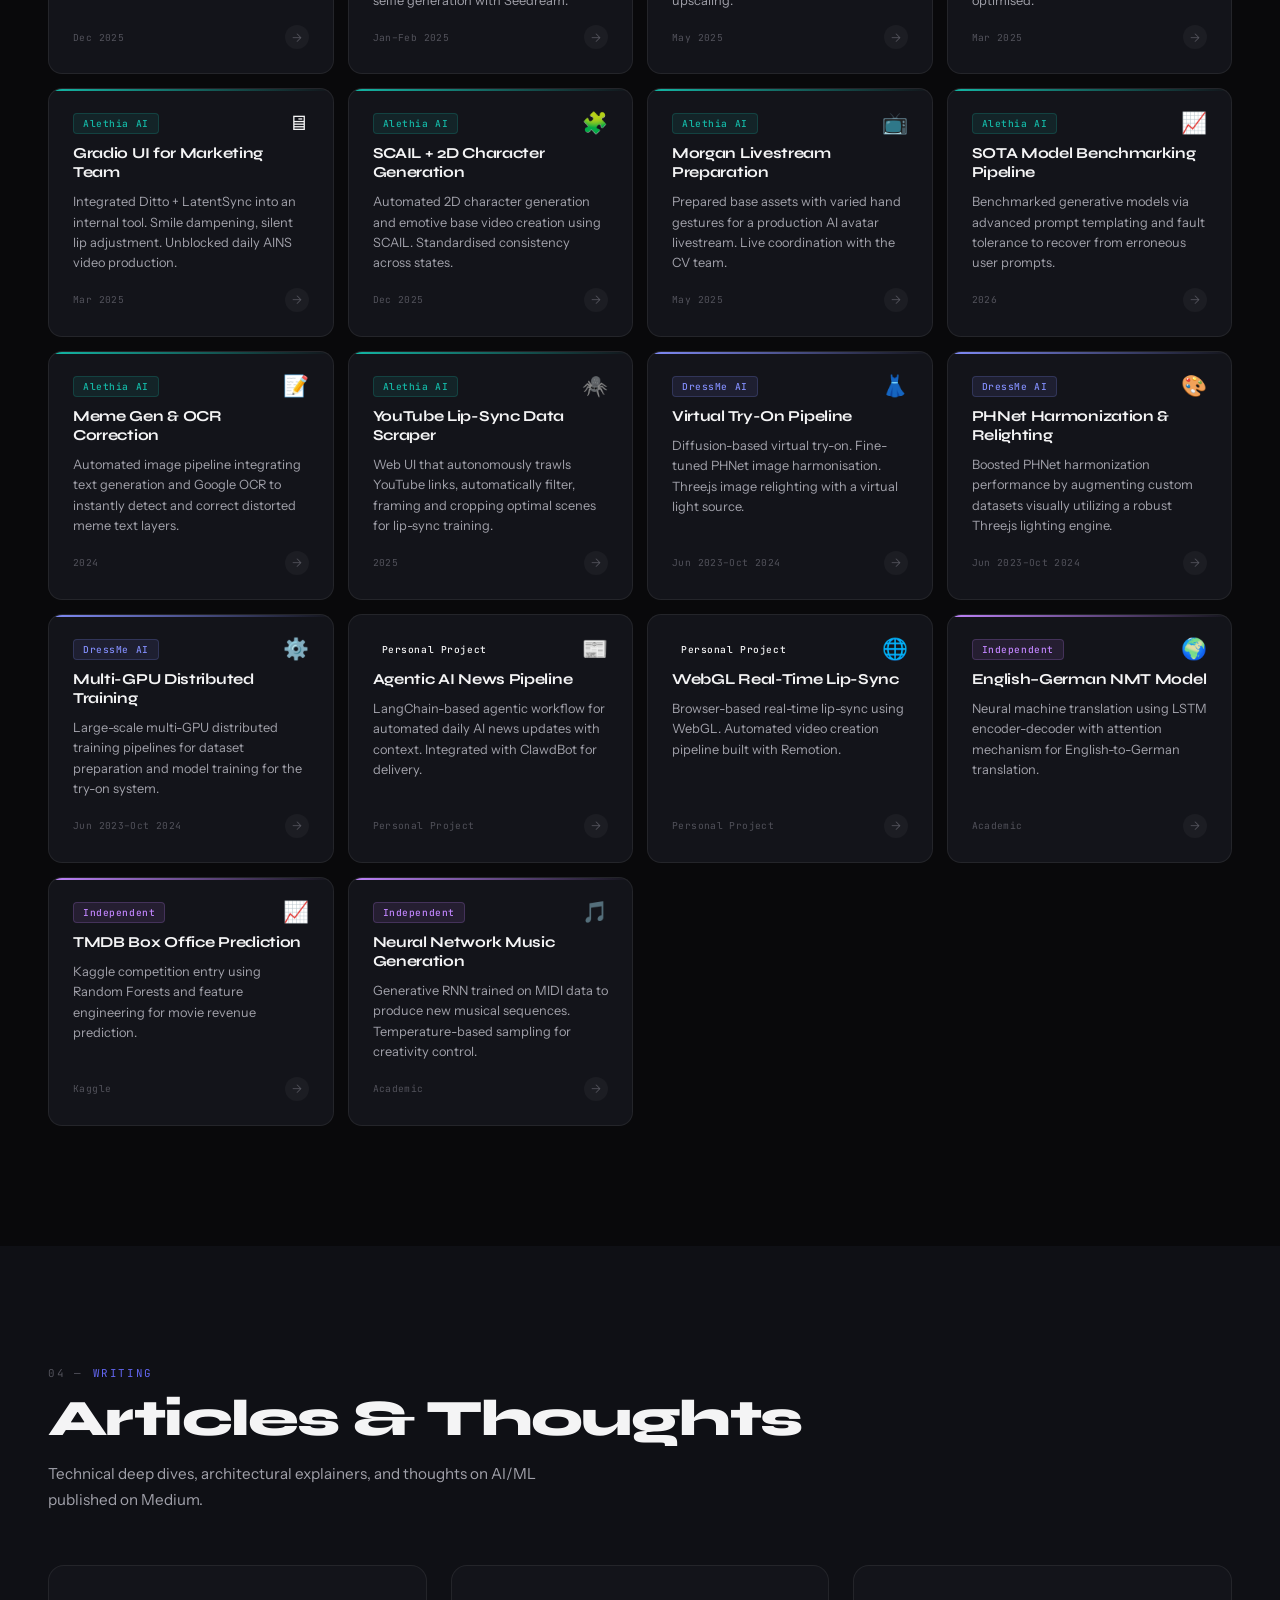
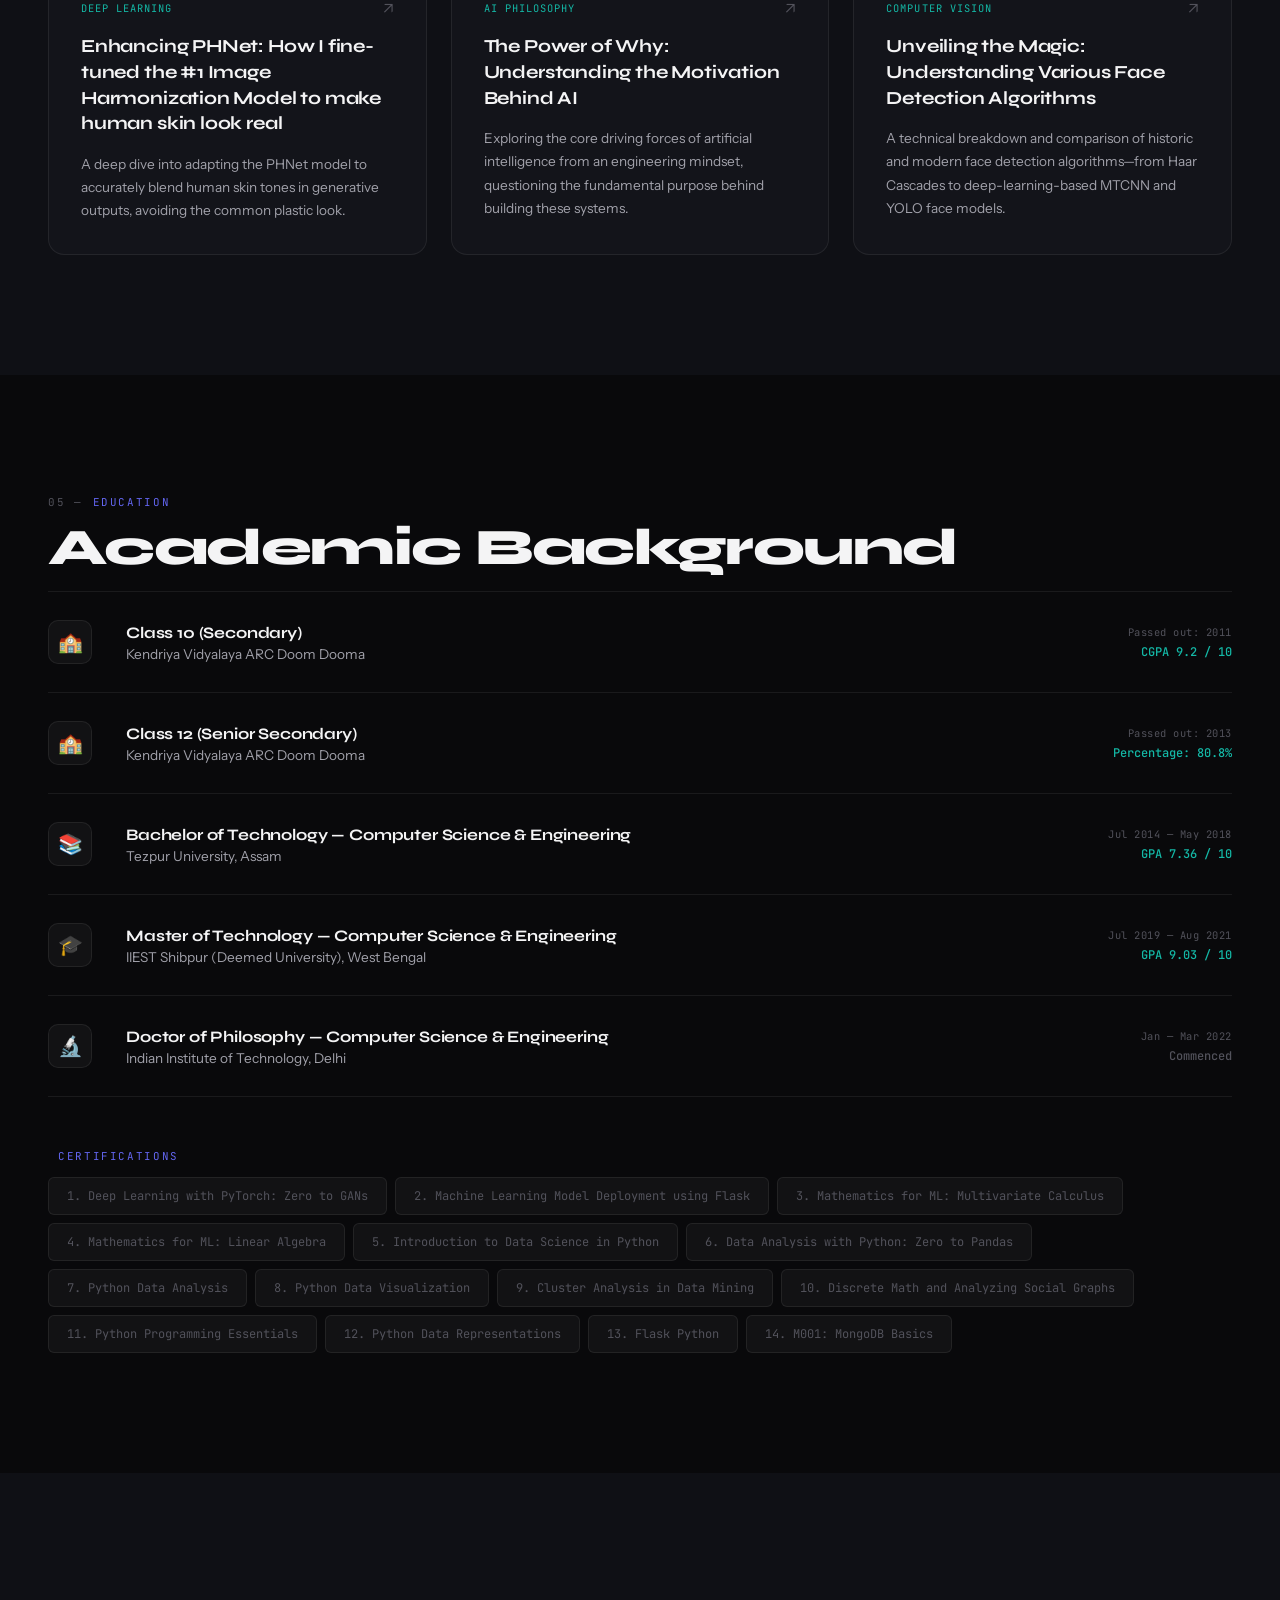
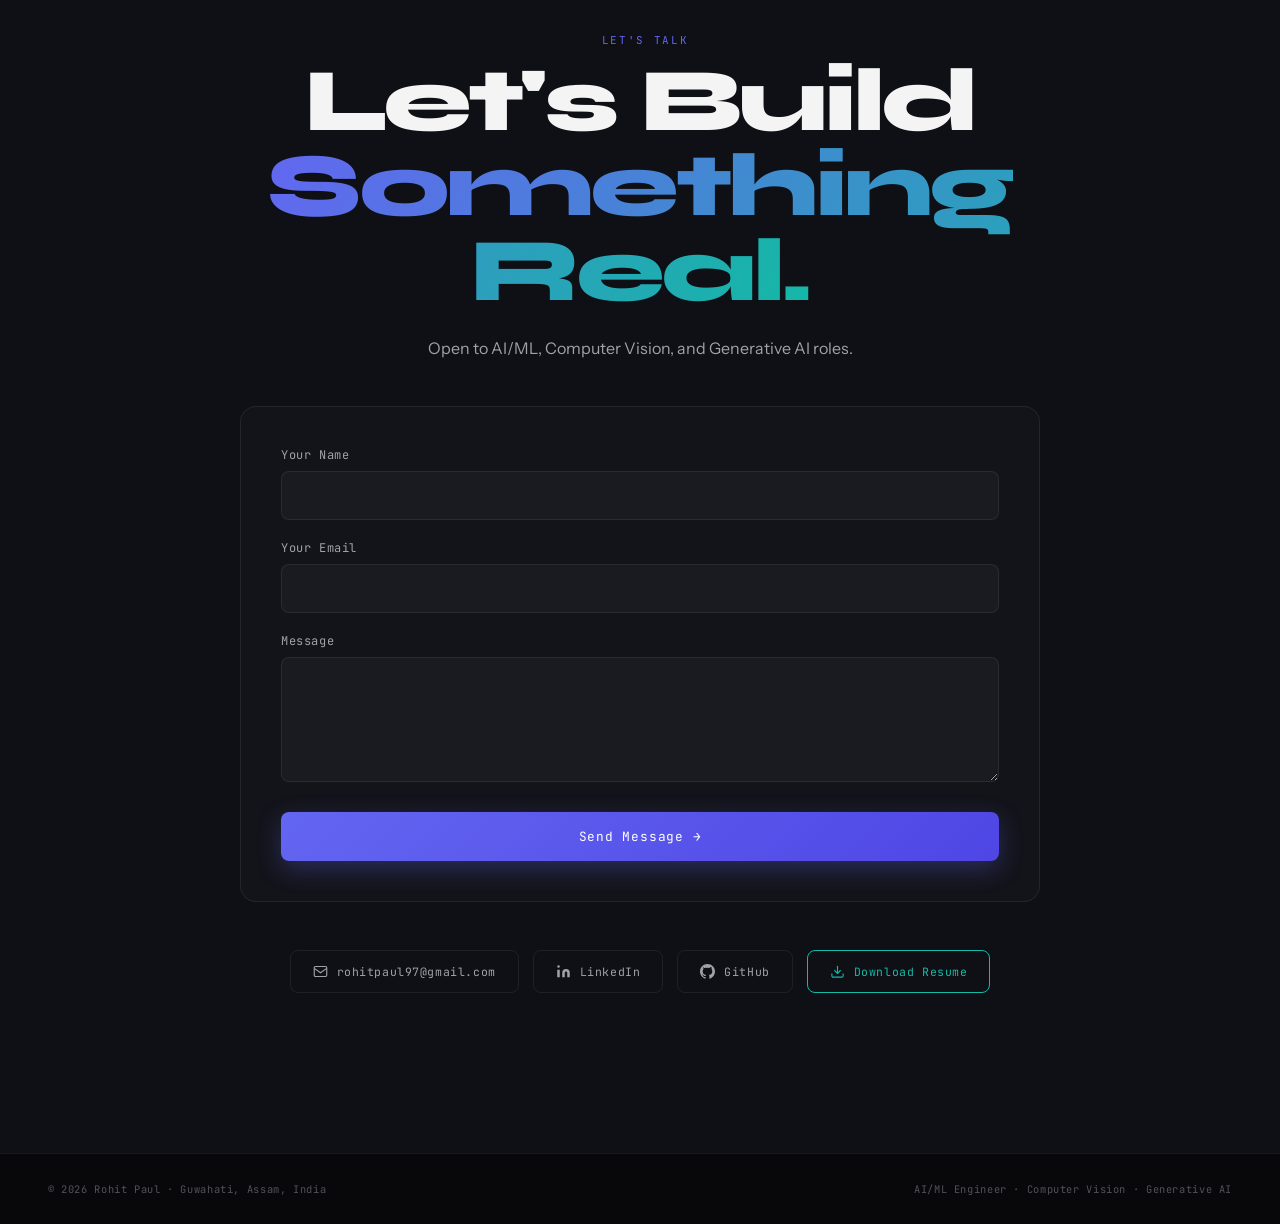
<file: rohit_paul_portfolio.html>
<!DOCTYPE html>
<html lang="en">

<head>
  <meta charset="UTF-8">
  <meta name="viewport" content="width=device-width, initial-scale=1.0">
  <title>Rohit Paul — AI/ML Engineer</title>
  <script src="js/three.min.js"></script>
  <link rel="preconnect" href="https://fonts.googleapis.com">
  <link rel="preconnect" href="https://fonts.gstatic.com" crossorigin>
  <link
    href="https://fonts.googleapis.com/css2?family=Syne:wght@400;600;700;800&family=JetBrains+Mono:wght@300;400;500;600&family=Instrument+Sans:ital,wght@0,400;0,500;1,400&display=swap"
    rel="stylesheet">
  <link rel="stylesheet" href="style.css">
</head>

<body>

  <div id="cursor"></div>
  <div id="cursor-ring"></div>
  <div id="progress-bar"></div>
  <canvas id="neural-canvas"></canvas>

  <!-- NAV -->
  <nav class="nav">
    <div class="nav-brand">Rohit Paul</div>
    <ul class="nav-links">
      <li><a href="#experience">Work</a></li>
      <li><a href="#skills">Skills</a></li>
      <li><a href="#research">Research</a></li>
      <li><a href="#education">Education</a></li>
      <li><a href="#contact">Contact</a></li>
    </ul>
    <a href="#contact" class="nav-cta">Hire Me →</a>
  </nav>

  <!-- ═══════════ HERO ═══════════ -->
  <section id="hero">
    <div class="hero-inner">
      <div class="hero-top">
        <div>
          <div class="hero-kicker r"><span></span>AI / ML Engineer · Computer Vision · Generative AI</div>
          <h1 class="hero-h1 r d1">Rohit<br><em>Paul.</em></h1>
          <p class="hero-desc r d2">I build production-grade AI systems — real-time lip-sync pipelines, diffusion
            models, and distributed training infrastructure. Currently shipping at <strong>Alethia AI</strong>.</p>
          <div class="hero-btns r d3">
            <a href="#experience" class="btn btn-fill">View My Work</a>
            <a href="#contact" class="btn btn-outline">Get in Touch</a>
          </div>
        </div>
        <div class="hero-photo-wrap r d2">
          <div class="hero-photo">
            <img src="assets/Rohit-Paul.jpg" alt="Rohit Paul"
              onerror="this.style.display='none';this.parentNode.innerHTML+='<div class=hero-photo-fallback>RP</div>'">
          </div>
          <div class="avail-badge">
            <div class="avail-dot"></div>
            <div class="avail-text"><strong>Open to Roles</strong>AI/ML · CV · GenAI</div>
          </div>
        </div>
      </div>

      <!-- Signature achievement -->
      <div class="r d4">
        <div class="latency-card">
          <div>
            <div class="lat-from">10s</div>
            <div class="lat-lbl">First-frame latency — before</div>
          </div>
          <div class="lat-arrow">→</div>
          <div>
            <div class="lat-to">&lt;1s</div>
            <div class="lat-lbl">After optimisation</div>
          </div>
          <div>
            <div class="lat-x">10×</div>
            <div class="lat-lbl">Speed-up</div>
          </div>
          <div class="lat-tech">TensorRT · Kalman Smoothing<br>Progressive Batching · Flow-Matching<br>Pre-silent
            Padding · Warmup Scripts</div>
        </div>
      </div>
    </div>

    <div class="scroll-hint"><span>SCROLL</span>
      <div class="scroll-arrow"></div>
    </div>
  </section>

  <!-- TICKER -->
  <div class="stat-bar">
    <div class="stat-track">
      <div class="stat-item">
        <div class="stat-val hi">&lt;1s</div>
        <div class="stat-lbl"><strong>First-frame latency</strong>MoDA lip-sync pipeline</div>
      </div>
      <div class="stat-item">
        <div class="stat-val">4+</div>
        <div class="stat-lbl"><strong>Years</strong>AI/ML experience</div>
      </div>
      <div class="stat-item">
        <div class="stat-val">IEEE</div>
        <div class="stat-lbl"><strong>INDICON 2021</strong>Published research</div>
      </div>
      <div class="stat-item">
        <div class="stat-val hi">9.03</div>
        <div class="stat-lbl"><strong>MTech GPA</strong>IIEST Shibpur</div>
      </div>
      <div class="stat-item">
        <div class="stat-val">3</div>
        <div class="stat-lbl"><strong>Companies</strong>Shipped production AI</div>
      </div>
      <div class="stat-item">
        <div class="stat-val">115</div>
        <div class="stat-lbl"><strong>HackerRank</strong>Python challenges ✓</div>
      </div>
      <div class="stat-item">
        <div class="stat-val hi">10×</div>
        <div class="stat-lbl"><strong>Speed-up</strong>TensorRT optimised</div>
      </div>
      <div class="stat-item">
        <div class="stat-val">&lt;1s</div>
        <div class="stat-lbl"><strong>First-frame latency</strong>MoDA lip-sync pipeline</div>
      </div>
      <div class="stat-item">
        <div class="stat-val">4+</div>
        <div class="stat-lbl"><strong>Years</strong>AI/ML experience</div>
      </div>
      <div class="stat-item">
        <div class="stat-val">IEEE</div>
        <div class="stat-lbl"><strong>INDICON 2021</strong>Published research</div>
      </div>
      <div class="stat-item">
        <div class="stat-val hi">9.03</div>
        <div class="stat-lbl"><strong>MTech GPA</strong>IIEST Shibpur</div>
      </div>
      <div class="stat-item">
        <div class="stat-val">3</div>
        <div class="stat-lbl"><strong>Companies</strong>Shipped production AI</div>
      </div>
      <div class="stat-item">
        <div class="stat-val">115</div>
        <div class="stat-lbl"><strong>HackerRank</strong>Python challenges ✓</div>
      </div>
      <div class="stat-item">
        <div class="stat-val hi">10×</div>
        <div class="stat-lbl"><strong>Speed-up</strong>TensorRT optimised</div>
      </div>
    </div>
  </div>

  <!-- ═══════════ EXPERIENCE ═══════════ -->
  <section id="experience" style="padding:120px 0">
    <div class="wrap">
      <div class="sec-label r" data-n="01 —">Experience</div>
      <h2 class="sec-h2 r d1">Where I've<br>Made an Impact</h2>
      <p class="sec-sub r d2">From published research to production AI — building systems that actually ship.</p>
    </div>

    <div class="exp-list">
      <div class="exp-row r">
        <div class="exp-left" style="padding-right:32px">
          <div class="exp-period">Feb 2020 — May 2021</div>
          <div class="exp-co"
            style="background:rgba(74,222,128,.1);color:#4ade80;border:1px solid rgba(74,222,128,.25);font-family:var(--ff-mono);font-size:.7rem;font-weight:600;padding:6px 12px;border-radius:5px;display:inline-block;letter-spacing:.06em">
            MTech Thesis</div>
        </div>
        <div class="exp-right">
          <div class="exp-role">VarDenGrid — Variable Density Clustering</div>
          <div class="exp-tagline">Published research · IEEE INDICON 2021 · IIEST Shibpur</div>
          <ul class="exp-bullets">
            <li>Designed a novel clustering algorithm with <strong>grid-based initialisation</strong> that handles
              variable-density clusters — overcoming DBSCAN's single-epsilon limitation</li>
            <li>Requires <strong>zero user input</strong>; parameter estimation is fully automatic across datasets</li>
            <li>Benchmarked against DBSCAN and OPTICS — comparable performance on standard benchmarks</li>
            <li>Accepted and published at <strong>IEEE INDICON 2021</strong> — International Conference of the IEEE
              India Council</li>
          </ul>
          <div class="chip-row">
            <span class="chip">Clustering</span><span class="chip">Python</span>
            <span class="chip">Scikit-learn</span><span class="chip">IEEE Published</span>
          </div>
        </div>
      </div>

      <div class="exp-row r">
        <div class="exp-left" style="padding-right:32px">
          <div class="exp-period">Oct 2024 — Present</div>
          <div class="exp-co co-teal">Alethia AI</div>
        </div>
        <div class="exp-right">
          <div class="exp-role">AI/ML Computer Vision Engineer</div>
          <div class="exp-tagline">Real-time lip-sync · emotive avatars · generative pipelines</div>
          <ul class="exp-bullets">
            <li>Optimised real-time lip-sync pipeline (MoDA) — reduced first-frame latency <strong>from 10s to under
                1s</strong> via TensorRT, Kalman smoothing, and progressive batching</li>
            <li>Resolved visual artifacts (flickering, wandering eyes, pursed lips) with automated mouth-opening
              correction for diverse faces</li>
            <li>Built <strong>emotive lip-sync</strong> with emotion-conditional CFG, intra-emotion interpolation, and
              Cartesia SSML audio</li>
            <li>Trained JoyVASA+LivePortrait on MEAD/HDTF; designed fault-tolerant distributed training (DDP, Ray Tune,
              S3 auto-upload) on VastAI/IONet</li>
            <li>Deployed Gemini+Flux image generation APIs with multi-key quota rotation and SQS health checks on
              GCP/Azure; Flux pipeline on RunPod</li>
            <li>Benchmarked LatentSync, HunyuanVideo-Avatar, Multi-Talk, WanS2V, FramePack with cost-per-second analysis
            </li>
            <li>Systematically benchmarked SOTA image/video generation models with advanced prompt templating and fault
              tolerance to automatically recover from erroneous user prompts</li>
            <li>Automated a meme generation pipeline integrating image generation models with Google OCR to autonomously
              detect and correct distorted text</li>
            <li>Developed a comprehensive web UI scraper for curating high-quality lip-sync data from YouTube playlists,
              utilizing automatic cropping and VLM/LLM filtration for strict mouth visibility and single-character
              criteria</li>
          </ul>
          <div class="chip-row">
            <span class="chip">MoDA</span><span class="chip">TensorRT</span><span class="chip">DDP</span>
            <span class="chip">Ray Tune</span><span class="chip">Flux</span><span class="chip">GCP · Azure</span>
            <span class="chip">RunPod</span><span class="chip">Prompt Eng</span><span class="chip">OCR</span><span
              class="chip">Data Scraping</span>
          </div>
        </div>
      </div>

      <div class="exp-row r">
        <div class="exp-left" style="padding-right:32px">
          <div class="exp-period">Jun 2023 — Oct 2024</div>
          <div class="exp-co co-indigo">DressMe AI</div>
        </div>
        <div class="exp-right">
          <div class="exp-role">AI/ML Engineer — Generative AI & CV</div>
          <div class="exp-tagline">Virtual try-on · diffusion models · distributed training</div>
          <ul class="exp-bullets">
            <li>Developed and deployed diffusion-based virtual try-on models; fine-tuned PHNet image harmonisation model
            </li>
            <li>Built multi-GPU distributed training pipelines for large-scale dataset preparation and model training
            </li>
            <li>Implemented image relighting via Three.js virtual light source</li>
            <li>Fine-tuned PHNet image harmonization model by leveraging custom datasets generated via Three.js data
              augmentation</li>
          </ul>
          <div class="chip-row">
            <span class="chip">Diffusion Models</span><span class="chip">PHNet</span>
            <span class="chip">Multi-GPU</span><span class="chip">Three.js</span>
            <span class="chip">Data Augmentation</span>
          </div>
        </div>
      </div>

      <div class="exp-row r">
        <div class="exp-left" style="padding-right:32px">
          <div class="exp-period">Personal Project</div>
          <div class="exp-co co-amber">ClawdBot</div>
        </div>
        <div class="exp-right">
          <div class="exp-role">AI Engineer — Agentic Systems & Real-Time Video</div>
          <div class="exp-tagline">Agentic workflows · WebGL lip-sync · video pipelines</div>
          <ul class="exp-bullets">
            <li>Built agentic AI workflows using LangChain for automated daily AI news updates with context</li>
            <li>Developed WebGL-based real-time lip-sync system and video creation pipelines using Remotion</li>
          </ul>
          <div class="chip-row">
            <span class="chip">LangChain</span><span class="chip">WebGL</span>
            <span class="chip">Remotion</span><span class="chip">Agentic AI</span>
          </div>
        </div>
      </div>
    </div>
  </section>

  <!-- ═══════════ SKILLS ═══════════ -->
  <section id="skills" style="padding:120px 0;background:var(--bg1)">
    <div class="wrap">
      <div class="sec-label r" data-n="02 —">Skills</div>
      <h2 class="sec-h2 r d1">Technical Arsenal</h2>
      <p class="sec-sub r d2">Tools I use to build, train, optimise, and deploy AI systems at scale.</p>
      <div class="skills-grid r d3">
        <div class="sk-cell">
          <div class="sk-head" style="color:var(--teal)"><span class="sk-ico"
              style="background:rgba(20,184,166,.1)">🧠</span>ML / AI Frameworks</div>
          <div class="pills"><span class="pill">PyTorch</span><span class="pill">TensorFlow</span><span
              class="pill">HuggingFace</span><span class="pill">Diffusers</span><span class="pill">Sklearn</span><span
              class="pill">LangChain</span><span class="pill">Gradio</span><span class="pill">RAG</span></div>
        </div>
        <div class="sk-cell">
          <div class="sk-head" style="color:#818cf8"><span class="sk-ico"
              style="background:rgba(99,102,241,.1)">⚡</span>Inference & Optimisation</div>
          <div class="pills"><span class="pill">TensorRT</span><span class="pill">ONNX</span><span
              class="pill">fp16</span><span class="pill">DDP</span><span class="pill">Ray Tune</span></div>
        </div>
        <div class="sk-cell">
          <div class="sk-head" style="color:var(--amber)"><span class="sk-ico"
              style="background:rgba(245,158,11,.1)">👁</span>Vision & Media</div>
          <div class="pills"><span class="pill">OpenCV</span><span class="pill">FFmpeg</span><span
              class="pill">WebGL</span><span class="pill">Three.js</span><span class="pill">ComfyUI</span></div>
        </div>
        <div class="sk-cell">
          <div class="sk-head" style="color:#c084fc"><span class="sk-ico"
              style="background:rgba(192,132,252,.1)">☁️</span>Cloud & Deployment</div>
          <div class="pills"><span class="pill">AWS S3/SQS/EC2</span><span class="pill">GCP</span><span
              class="pill">Azure</span><span class="pill">RunPod</span><span class="pill">VastAI</span><span
              class="pill">Replicate</span><span class="pill">fal.ai</span><span class="pill">Docker</span></div>
        </div>
        <div class="sk-cell">
          <div class="sk-head" style="color:#34d399"><span class="sk-ico"
              style="background:rgba(52,211,153,.1)">💻</span>Languages</div>
          <div class="pills"><span class="pill">Python</span><span class="pill">C++</span><span
              class="pill">JavaScript</span><span class="pill">Java</span><span class="pill">SQL</span></div>
        </div>
        <div class="sk-cell">
          <div class="sk-head" style="color:#f472b6"><span class="sk-ico"
              style="background:rgba(244,114,182,.1)">🛠</span>Dev Tools</div>
          <div class="pills"><span class="pill">Git</span><span class="pill">Linux</span><span
              class="pill">FastAPI</span><span class="pill">Flask</span><span class="pill">VSCode</span><span
              class="pill">Cursor</span><span class="pill">ClawdBot</span></div>
        </div>
      </div>
    </div>
  </section>

  <!-- ═══════════ PROJECTS ═══════════ -->
  <section id="research" style="padding:120px 0">
    <div class="wrap">
      <div class="sec-label r" data-n="03 —">Projects</div>
      <h2 class="sec-h2 r d1">Everything I've<br>Built & Shipped</h2>
      <p class="sec-sub r d2">22 projects across Alethia AI, DressMe AI, and personal work. Click any card to see
        details.</p>

      <div class="proj-filters r d2">
        <button class="pf-btn pf-active" data-filter="all">All</button>
        <button class="pf-btn" data-filter="alethia">Alethia AI</button>
        <button class="pf-btn" data-filter="dressme">DressMe AI</button>
        <button class="pf-btn" data-filter="personal">Personal</button>
        <button class="pf-btn" data-filter="independent">Independent</button>
      </div>

      <div class="proj-grid r d3" id="proj-grid">
        <div class="pcard" data-company="alethia" data-id="1">
          <div class="pcard-top"><span class="pctag pct-alethia">Alethia AI</span><span class="pcard-ico">⚡</span></div>
          <div class="pcard-title">MoDA Real-Time Lip-Sync Pipeline</div>
          <div class="pcard-desc">Reduced first-frame latency from 10s to &lt;1s via TensorRT, Kalman smoothing, and
            progressive batching.</div>
          <div class="pcard-foot"><span class="pcard-period">Aug–Oct 2025</span><span class="pcard-arr">→</span></div>
        </div>
        <div class="pcard" data-company="alethia" data-id="2">
          <div class="pcard-top"><span class="pctag pct-alethia">Alethia AI</span><span class="pcard-ico">😊</span>
          </div>
          <div class="pcard-title">Emotive Lip-Sync System</div>
          <div class="pcard-desc">Emotion-conditional CFG, intra-emotion interpolation, emotion transfer, and Cartesia
            SSML audio integration.</div>
          <div class="pcard-foot"><span class="pcard-period">Sep–Nov 2025</span><span class="pcard-arr">→</span></div>
        </div>
        <div class="pcard" data-company="alethia" data-id="3">
          <div class="pcard-top"><span class="pctag pct-alethia">Alethia AI</span><span class="pcard-ico">🔧</span>
          </div>
          <div class="pcard-title">Lip-Sync Artifact Resolution</div>
          <div class="pcard-desc">Systematic fixes: mumbling, flickering, wandering eyes, pursed lips — including an
            automated mathematical mouth-opening solution.</div>
          <div class="pcard-foot"><span class="pcard-period">Oct–Dec 2025</span><span class="pcard-arr">→</span></div>
        </div>
        <div class="pcard" data-company="alethia" data-id="4">
          <div class="pcard-top"><span class="pctag pct-alethia">Alethia AI</span><span class="pcard-ico">🤖</span>
          </div>
          <div class="pcard-title">JoyVASA + LivePortrait Training</div>
          <div class="pcard-desc">Merged JoyVASA and LivePortrait. Manual controls for head rotation, eye gaze, mouth
            shapes. 6D rotation + Full UpsampleConformerEncoder.</div>
          <div class="pcard-foot"><span class="pcard-period">Jan–Jul 2025</span><span class="pcard-arr">→</span></div>
        </div>
        <div class="pcard" data-company="alethia" data-id="5">
          <div class="pcard-top"><span class="pctag pct-alethia">Alethia AI</span><span class="pcard-ico">🏗</span>
          </div>
          <div class="pcard-title">Distributed Training Infrastructure</div>
          <div class="pcard-desc">Fault-tolerant training across VastAI and IONet. Ray Tune + DDP + TensorBoard. S3
            auto-upload with resume-from-checkpoint.</div>
          <div class="pcard-foot"><span class="pcard-period">Jun–Jul 2025</span><span class="pcard-arr">→</span></div>
        </div>
        <div class="pcard" data-company="alethia" data-id="6">
          <div class="pcard-top"><span class="pctag pct-alethia">Alethia AI</span><span class="pcard-ico">🗂</span>
          </div>
          <div class="pcard-title">Dataset Preparation Pipeline</div>
          <div class="pcard-desc">Web app: input YouTube playlists → scrapes and clips them into training data. CV +
            VLM/LLM filtration. 20 hours of clean video produced.</div>
          <div class="pcard-foot"><span class="pcard-period">Jul–Aug 2025</span><span class="pcard-arr">→</span></div>
        </div>
        <div class="pcard" data-company="alethia" data-id="7">
          <div class="pcard-top"><span class="pctag pct-alethia">Alethia AI</span><span class="pcard-ico">🖼</span>
          </div>
          <div class="pcard-title">Image Generation API — Gemini + Flux</div>
          <div class="pcard-desc">Multi-key Gemini quota rotation with Flux fallback. CPU deployment on GCP/Azure. SQS
            health checks. Flux avatar pipeline on RunPod.</div>
          <div class="pcard-foot"><span class="pcard-period">Mar–May 2025</span><span class="pcard-arr">→</span></div>
        </div>
        <div class="pcard" data-company="alethia" data-id="8">
          <div class="pcard-top"><span class="pctag pct-alethia">Alethia AI</span><span class="pcard-ico">📊</span>
          </div>
          <div class="pcard-title">Model Benchmarking & Analysis</div>
          <div class="pcard-desc">Cost-per-second analysis across LatentSync, HunyuanVideo-Avatar, Multi-Talk, WanS2V,
            FramePack, and background removal models.</div>
          <div class="pcard-foot"><span class="pcard-period">Mar–Nov 2025</span><span class="pcard-arr">→</span></div>
        </div>
        <div class="pcard" data-company="alethia" data-id="9">
          <div class="pcard-top"><span class="pctag pct-alethia">Alethia AI</span><span class="pcard-ico">📡</span>
          </div>
          <div class="pcard-title">Streaming Protocol Analysis</div>
          <div class="pcard-desc">OME with SRT vs WebRTC vs HLS deep-dive. PersonaLive vs LivePortrait evaluation.
            Established 2026 MoDA scaling plan.</div>
          <div class="pcard-foot"><span class="pcard-period">Dec 2025</span><span class="pcard-arr">→</span></div>
        </div>
        <div class="pcard" data-company="alethia" data-id="10">
          <div class="pcard-top"><span class="pctag pct-alethia">Alethia AI</span><span class="pcard-ico">🎨</span>
          </div>
          <div class="pcard-title">Avatar Style & Image Pipelines</div>
          <div class="pcard-desc">Fixed Pixar/anime/3D style outputs. Flux inpaint pipeline. Identity-preservation model
            for professional selfie generation with Seedream.</div>
          <div class="pcard-foot"><span class="pcard-period">Jan–Feb 2025</span><span class="pcard-arr">→</span></div>
        </div>
        <div class="pcard" data-company="alethia" data-id="11">
          <div class="pcard-top"><span class="pctag pct-alethia">Alethia AI</span><span class="pcard-ico">🎬</span>
          </div>
          <div class="pcard-title">Generative Scene & Asset Pipeline</div>
          <div class="pcard-desc">UNO and Flux Kontext for identity-preserved scenes. LTX-Video pipeline with Gemini
            filtration. KEEP face upscaling.</div>
          <div class="pcard-foot"><span class="pcard-period">May 2025</span><span class="pcard-arr">→</span></div>
        </div>
        <div class="pcard" data-company="alethia" data-id="12">
          <div class="pcard-top"><span class="pctag pct-alethia">Alethia AI</span><span class="pcard-ico">🎭</span>
          </div>
          <div class="pcard-title">Emotional Facial Expression Gen</div>
          <div class="pcard-desc">LLM-driven frame-wise expression changes from audio. Smile, sad, angry, woo, wink,
            blink transitions. fp16 optimised.</div>
          <div class="pcard-foot"><span class="pcard-period">Mar 2025</span><span class="pcard-arr">→</span></div>
        </div>
        <div class="pcard" data-company="alethia" data-id="13">
          <div class="pcard-top"><span class="pctag pct-alethia">Alethia AI</span><span class="pcard-ico">🖥</span>
          </div>
          <div class="pcard-title">Gradio UI for Marketing Team</div>
          <div class="pcard-desc">Integrated Ditto + LatentSync into an internal tool. Smile dampening, silent lip
            adjustment. Unblocked daily AINS video production.</div>
          <div class="pcard-foot"><span class="pcard-period">Mar 2025</span><span class="pcard-arr">→</span></div>
        </div>
        <div class="pcard" data-company="alethia" data-id="14">
          <div class="pcard-top"><span class="pctag pct-alethia">Alethia AI</span><span class="pcard-ico">🧩</span>
          </div>
          <div class="pcard-title">SCAIL + 2D Character Generation</div>
          <div class="pcard-desc">Automated 2D character generation and emotive base video creation using SCAIL.
            Standardised consistency across states.</div>
          <div class="pcard-foot"><span class="pcard-period">Dec 2025</span><span class="pcard-arr">→</span></div>
        </div>
        <div class="pcard" data-company="alethia" data-id="15">
          <div class="pcard-top"><span class="pctag pct-alethia">Alethia AI</span><span class="pcard-ico">📺</span>
          </div>
          <div class="pcard-title">Morgan Livestream Preparation</div>
          <div class="pcard-desc">Prepared base assets with varied hand gestures for a production AI avatar livestream.
            Live coordination with the CV team.</div>
          <div class="pcard-foot"><span class="pcard-period">May 2025</span><span class="pcard-arr">→</span></div>
        </div>
        <div class="pcard" data-company="alethia" data-id="23">
          <div class="pcard-top"><span class="pctag pct-alethia">Alethia AI</span><span class="pcard-ico">📈</span>
          </div>
          <div class="pcard-title">SOTA Model Benchmarking Pipeline</div>
          <div class="pcard-desc">Benchmarked generative models via advanced prompt templating and fault tolerance to
            recover from erroneous user prompts.</div>
          <div class="pcard-foot"><span class="pcard-period">2026</span><span class="pcard-arr">→</span></div>
        </div>
        <div class="pcard" data-company="alethia" data-id="24">
          <div class="pcard-top"><span class="pctag pct-alethia">Alethia AI</span><span class="pcard-ico">📝</span>
          </div>
          <div class="pcard-title">Meme Gen & OCR Correction</div>
          <div class="pcard-desc">Automated image pipeline integrating text generation and Google OCR to instantly
            detect and correct distorted meme text layers.</div>
          <div class="pcard-foot"><span class="pcard-period">2024</span><span class="pcard-arr">→</span></div>
        </div>
        <div class="pcard" data-company="alethia" data-id="25">
          <div class="pcard-top"><span class="pctag pct-alethia">Alethia AI</span><span class="pcard-ico">🕷️</span>
          </div>
          <div class="pcard-title">YouTube Lip-Sync Data Scraper</div>
          <div class="pcard-desc">Web UI that autonomously trawls YouTube links, automatically filter, framing and
            cropping optimal scenes for lip-sync training.</div>
          <div class="pcard-foot"><span class="pcard-period">2025</span><span class="pcard-arr">→</span></div>
        </div>
        <div class="pcard" data-company="dressme" data-id="16">
          <div class="pcard-top"><span class="pctag pct-dressme">DressMe AI</span><span class="pcard-ico">👗</span>
          </div>
          <div class="pcard-title">Virtual Try-On Pipeline</div>
          <div class="pcard-desc">Diffusion-based virtual try-on. Fine-tuned PHNet image harmonisation. Three.js image
            relighting with a virtual light source.</div>
          <div class="pcard-foot"><span class="pcard-period">Jun 2023–Oct 2024</span><span class="pcard-arr">→</span>
          </div>
        </div>
        <div class="pcard" data-company="dressme" data-id="26">
          <div class="pcard-top"><span class="pctag pct-dressme">DressMe AI</span><span class="pcard-ico">🎨</span>
          </div>
          <div class="pcard-title">PHNet Harmonization & Relighting</div>
          <div class="pcard-desc">Boosted PHNet harmonization performance by augmenting custom datasets visually
            utilizing a robust Three.js lighting engine.</div>
          <div class="pcard-foot"><span class="pcard-period">Jun 2023–Oct 2024</span><span class="pcard-arr">→</span>
          </div>
        </div>
        <div class="pcard" data-company="dressme" data-id="17">
          <div class="pcard-top"><span class="pctag pct-dressme">DressMe AI</span><span class="pcard-ico">⚙️</span>
          </div>
          <div class="pcard-title">Multi-GPU Distributed Training</div>
          <div class="pcard-desc">Large-scale multi-GPU distributed training pipelines for dataset preparation and model
            training for the try-on system.</div>
          <div class="pcard-foot"><span class="pcard-period">Jun 2023–Oct 2024</span><span class="pcard-arr">→</span>
          </div>
        </div>
        <div class="pcard" data-company="personal" data-id="18">
          <div class="pcard-top"><span class="pctag pct-personal">Personal Project</span><span
              class="pcard-ico">📰</span></div>
          <div class="pcard-title">Agentic AI News Pipeline</div>
          <div class="pcard-desc">LangChain-based agentic workflow for automated daily AI news updates with context.
            Integrated with ClawdBot for delivery.</div>
          <div class="pcard-foot"><span class="pcard-period">Personal Project</span><span class="pcard-arr">→</span>
          </div>
        </div>
        <div class="pcard" data-company="personal" data-id="19">
          <div class="pcard-top"><span class="pctag pct-personal">Personal Project</span><span
              class="pcard-ico">🌐</span></div>
          <div class="pcard-title">WebGL Real-Time Lip-Sync</div>
          <div class="pcard-desc">Browser-based real-time lip-sync using WebGL. Automated video creation pipeline built
            with Remotion.</div>
          <div class="pcard-foot"><span class="pcard-period">Personal Project</span><span class="pcard-arr">→</span>
          </div>
        </div>
        <div class="pcard" data-company="independent" data-id="20">
          <div class="pcard-top"><span class="pctag pct-independent">Independent</span><span class="pcard-ico">🌍</span>
          </div>
          <div class="pcard-title">English–German NMT Model</div>
          <div class="pcard-desc">Neural machine translation using LSTM encoder-decoder with attention mechanism for
            English-to-German translation.</div>
          <div class="pcard-foot"><span class="pcard-period">Academic</span><span class="pcard-arr">→</span></div>
        </div>
        <div class="pcard" data-company="independent" data-id="21">
          <div class="pcard-top"><span class="pctag pct-independent">Independent</span><span class="pcard-ico">📈</span>
          </div>
          <div class="pcard-title">TMDB Box Office Prediction</div>
          <div class="pcard-desc">Kaggle competition entry using Random Forests and feature engineering for movie
            revenue prediction.</div>
          <div class="pcard-foot"><span class="pcard-period">Kaggle</span><span class="pcard-arr">→</span></div>
        </div>
        <div class="pcard" data-company="independent" data-id="22">
          <div class="pcard-top"><span class="pctag pct-independent">Independent</span><span class="pcard-ico">🎵</span>
          </div>
          <div class="pcard-title">Neural Network Music Generation</div>
          <div class="pcard-desc">Generative RNN trained on MIDI data to produce new musical sequences.
            Temperature-based sampling for creativity control.</div>
          <div class="pcard-foot"><span class="pcard-period">Academic</span><span class="pcard-arr">→</span></div>
        </div>
      </div>
    </div>
  </section>

  <!-- ═══════════ WRITING / BLOGS ═══════════ -->
  <section id="blogs" style="padding:120px 0;background:var(--bg1)">
    <div class="wrap">
      <div class="sec-label r" data-n="04 —">Writing</div>
      <h2 class="sec-h2 r d1">Articles & Thoughts</h2>
      <p class="sec-sub r d2">Technical deep dives, architectural explainers, and thoughts on AI/ML published on Medium.
      </p>

      <div class="blog-grid r d3">
        <a href="https://medium.com/@rohitpaul97/enhancing-phnet-how-i-fine-tuned-the-1-image-harmonization-model-to-make-human-skin-look-real-28cde6a07b3d"
          target="_blank" class="blog-card">
          <div class="bc-top">
            <span class="bc-date">Deep Learning</span>
            <span class="bc-ico">↗</span>
          </div>
          <h3 class="bc-title">Enhancing PHNet: How I fine-tuned the #1 Image Harmonization Model to make human skin
            look real</h3>
          <p class="bc-desc">A deep dive into adapting the PHNet model to accurately blend human skin tones in
            generative outputs, avoiding the common plastic look.</p>
        </a>

        <a href="https://medium.com/@rohitpaul97/the-power-of-why-understanding-the-motivation-behind-ai-a84a232450b2"
          target="_blank" class="blog-card">
          <div class="bc-top">
            <span class="bc-date">AI Philosophy</span>
            <span class="bc-ico">↗</span>
          </div>
          <h3 class="bc-title">The Power of Why: Understanding the Motivation Behind AI</h3>
          <p class="bc-desc">Exploring the core driving forces of artificial intelligence from an engineering mindset,
            questioning the fundamental purpose behind building these systems.</p>
        </a>

        <a href="https://medium.com/@rohitpaul97/unveiling-the-magic-understanding-various-face-detection-algorithms-7eddb78dca4e"
          target="_blank" class="blog-card">
          <div class="bc-top">
            <span class="bc-date">Computer Vision</span>
            <span class="bc-ico">↗</span>
          </div>
          <h3 class="bc-title">Unveiling the Magic: Understanding Various Face Detection Algorithms</h3>
          <p class="bc-desc">A technical breakdown and comparison of historic and modern face detection algorithms—from
            Haar Cascades to deep-learning-based MTCNN and YOLO face models.</p>
        </a>
      </div>
    </div>
  </section>

  <!-- PROJECT MODAL -->
  <div class="pmodal-backdrop" id="pmodal-backdrop">
    <div class="pmodal" id="pmodal">
      <div class="pmodal-accent" id="pmodal-accent"></div>
      <div class="pmodal-hd">
        <button class="pmodal-close" id="pmodal-close">✕</button>
        <div id="pmodal-tag"></div>
        <h2 class="pmodal-title" id="pmodal-title"></h2>
        <div class="pmodal-period" id="pmodal-period"></div>
      </div>
      <div class="pmodal-bd" id="pmodal-bd"></div>
    </div>
  </div>

  <!-- CERT MODAL -->
  <div class="pmodal-backdrop" id="cmodal-backdrop">
    <div class="pmodal" id="cmodal">
      <div class="pmodal-accent" style="background: var(--teal)"></div>
      <div class="pmodal-hd">
        <button class="pmodal-close" id="cmodal-close">✕</button>
        <span class="pctag pct-alethia" style="margin-bottom: 8px; display: inline-block;">Certification</span>
        <h2 class="pmodal-title" id="cmodal-title"></h2>
        <div class="pmodal-period" id="cmodal-inst" style="color: var(--text2); margin-top: 4px;"></div>
      </div>
      <div class="pmodal-bd" id="cmodal-bd"></div>
    </div>
  </div>

  <!-- ═══════════ EDUCATION ═══════════ -->
  <section id="education" style="padding:120px 0;">
    <div class="wrap">
      <div class="sec-label r" data-n="05 —">Education</div>
      <h2 class="sec-h2 r d1">Academic Background</h2>
      <div class="edu-list r d2">
        <div class="edu-row">
          <div class="edu-ico">🏫</div>
          <div>
            <div class="edu-degree">Class 10 (Secondary)</div>
            <div class="edu-inst">Kendriya Vidyalaya ARC Doom Dooma</div>
          </div>
          <div class="edu-meta">
            <div class="edu-period">Passed out: 2011</div>
            <div class="edu-gpa">CGPA 9.2 / 10</div>
          </div>
        </div>
        <div class="edu-row">
          <div class="edu-ico">🏫</div>
          <div>
            <div class="edu-degree">Class 12 (Senior Secondary)</div>
            <div class="edu-inst">Kendriya Vidyalaya ARC Doom Dooma</div>
          </div>
          <div class="edu-meta">
            <div class="edu-period">Passed out: 2013</div>
            <div class="edu-gpa">Percentage: 80.8%</div>
          </div>
        </div>
        <div class="edu-row">
          <div class="edu-ico">📚</div>
          <div>
            <div class="edu-degree">Bachelor of Technology — Computer Science & Engineering</div>
            <div class="edu-inst">Tezpur University, Assam</div>
          </div>
          <div class="edu-meta">
            <div class="edu-period">Jul 2014 — May 2018</div>
            <div class="edu-gpa">GPA 7.36 / 10</div>
          </div>
        </div>
        <div class="edu-row">
          <div class="edu-ico">🎓</div>
          <div>
            <div class="edu-degree">Master of Technology — Computer Science & Engineering</div>
            <div class="edu-inst">IIEST Shibpur (Deemed University), West Bengal</div>
          </div>
          <div class="edu-meta">
            <div class="edu-period">Jul 2019 — Aug 2021</div>
            <div class="edu-gpa">GPA 9.03 / 10</div>
          </div>
        </div>
        <div class="edu-row">
          <div class="edu-ico">🔬</div>
          <div>
            <div class="edu-degree">Doctor of Philosophy — Computer Science & Engineering</div>
            <div class="edu-inst">Indian Institute of Technology, Delhi</div>
          </div>
          <div class="edu-meta">
            <div class="edu-period">Jan — Mar 2022</div>
            <div class="edu-gpa" style="color:var(--text3)">Commenced</div>
          </div>
        </div>

      </div>
      <div style="margin-top:52px" class="r d3">
        <div class="sec-label" data-n="">Certifications</div>
        <div class="chip-row" style="margin-top:14px;gap:8px" id="cert-list">
          <!-- Certifications injected via JS -->
        </div>
      </div>
    </div>
  </section>

  <!-- ═══════════ CONTACT ═══════════ -->
  <section id="contact" style="background:var(--bg1)">
    <div class="contact-inner" style="max-width: 800px;">
      <div class="sec-label r" data-n="" style="justify-content:center">Let's Talk</div>
      <h2 class="contact-h r d1">Let's Build<br><em>Something Real.</em></h2>
      <p class="contact-sub r d2" style="margin: 0 auto 48px auto;">Open to AI/ML, Computer Vision, and Generative AI
        roles.</p>

      <form action="https://api.web3forms.com/submit" method="POST" class="contact-form r d3"
        style="display: flex; flex-direction: column; gap: 20px; text-align: left; background: var(--bg2); padding: 40px; border-radius: 16px; border: 1px solid var(--border);">

        <!-- Replace with your Access Key from Web3Forms -->
        <input type="hidden" name="access_key" value="b71b12f5-97f3-47d4-97e3-0e2d69c8e769">
        <!-- Optional: Redirect to a custom success page, or let it output a basic JSON response -->
        <!-- <input type="hidden" name="redirect" value="https://web3forms.com/success"> -->

        <div style="display: flex; flex-direction: column; gap: 8px;">
          <label for="name"
            style="font-family: var(--ff-mono); font-size: 0.75rem; color: var(--text2); letter-spacing: 0.05em;">Your
            Name</label>
          <input type="text" id="name" name="name" required
            style="background: rgba(255,255,255,0.03); border: 1px solid var(--border); padding: 14px 18px; border-radius: 8px; color: var(--text); font-family: var(--ff-body); font-size: 0.95rem; outline: none; transition: border-color 0.2s;"
            onfocus="this.style.borderColor='var(--accent)'" onblur="this.style.borderColor='var(--border)'">
        </div>

        <div style="display: flex; flex-direction: column; gap: 8px;">
          <label for="email"
            style="font-family: var(--ff-mono); font-size: 0.75rem; color: var(--text2); letter-spacing: 0.05em;">Your
            Email</label>
          <input type="email" id="email" name="email" required
            style="background: rgba(255,255,255,0.03); border: 1px solid var(--border); padding: 14px 18px; border-radius: 8px; color: var(--text); font-family: var(--ff-body); font-size: 0.95rem; outline: none; transition: border-color 0.2s;"
            onfocus="this.style.borderColor='var(--accent)'" onblur="this.style.borderColor='var(--border)'">
        </div>

        <div style="display: flex; flex-direction: column; gap: 8px;">
          <label for="message"
            style="font-family: var(--ff-mono); font-size: 0.75rem; color: var(--text2); letter-spacing: 0.05em;">Message</label>
          <textarea id="message" name="message" rows="5" required
            style="background: rgba(255,255,255,0.03); border: 1px solid var(--border); padding: 14px 18px; border-radius: 8px; color: var(--text); font-family: var(--ff-body); font-size: 0.95rem; outline: none; resize: vertical; transition: border-color 0.2s;"
            onfocus="this.style.borderColor='var(--accent)'" onblur="this.style.borderColor='var(--border)'"></textarea>
        </div>
        <button type="submit" class="btn btn-fill"
          style="justify-content: center; margin-top: 10px; font-size: 0.8rem; padding: 16px;">Send Message
          →</button>
      </form>

      <div class="contact-links r d4" style="margin-top: 48px;">
        <a href="mailto:rohitpaul97@gmail.com" class="c-link">
          <svg width="15" height="15" fill="none" stroke="currentColor" stroke-width="1.8" viewBox="0 0 24 24">
            <rect x="2" y="4" width="20" height="16" rx="2" />
            <path d="M2 7l10 7 10-7" />
          </svg>
          rohitpaul97@gmail.com
        </a>
        <a href="https://www.linkedin.com/in/rohit-paul-91038310b/" target="_blank" class="c-link">
          <svg width="15" height="15" fill="currentColor" viewBox="0 0 24 24">
            <path d="M16 8a6 6 0 016 6v7h-4v-7a2 2 0 00-4 0v7h-4v-7a6 6 0 016-6zM2 9h4v12H2z" />
            <circle cx="4" cy="4" r="2" />
          </svg>
          LinkedIn
        </a>
        <a href="https://github.com/rohitpaul23" target="_blank" class="c-link">
          <svg width="15" height="15" fill="currentColor" viewBox="0 0 24 24">
            <path
              d="M12 0C5.37 0 0 5.37 0 12c0 5.3 3.44 9.8 8.2 11.38.6.11.82-.26.82-.58v-2.03c-3.34.73-4.04-1.6-4.04-1.6-.55-1.38-1.33-1.75-1.33-1.75-1.09-.74.08-.73.08-.73 1.2.09 1.84 1.24 1.84 1.24 1.07 1.83 2.8 1.3 3.48 1 .11-.78.42-1.3.76-1.6-2.67-.3-5.47-1.33-5.47-5.93 0-1.31.47-2.38 1.24-3.22-.13-.3-.54-1.52.12-3.17 0 0 1.01-.32 3.3 1.23a11.5 11.5 0 016 0c2.28-1.55 3.3-1.23 3.3-1.23.66 1.65.24 2.87.12 3.17.77.84 1.24 1.91 1.24 3.22 0 4.61-2.8 5.63-5.48 5.92.43.37.82 1.1.82 2.22v3.29c0 .32.21.7.83.58C20.57 21.8 24 17.3 24 12c0-6.63-5.37-12-12-12z" />
          </svg>
          GitHub
        </a>
        <a href="assets/Rohit_Paul_Resume.pdf" target="_blank" class="c-link"
          style="border-color: var(--teal); color: var(--teal);">
          <svg width="15" height="15" fill="none" stroke="currentColor" stroke-width="1.8" viewBox="0 0 24 24">
            <path d="M21 15v4a2 2 0 0 1-2 2H5a2 2 0 0 1-2-2v-4"></path>
            <polyline points="7 10 12 15 17 10"></polyline>
            <line x1="12" y1="15" x2="12" y2="3"></line>
          </svg>
          Download Resume
        </a>
      </div>
    </div>
  </section>
  <!-- Script previously deleted -->

  <footer>
    <p>© 2026 Rohit Paul · Guwahati, Assam, India</p>
    <p>AI/ML Engineer · Computer Vision · Generative AI</p>
  </footer>


  <script src="script.js"></script>
</body>

</html>
</file>
<file: style.css>
*,
*::before,
*::after {
  margin: 0;
  padding: 0;
  box-sizing: border-box
}

:root {
  --bg: #09090b;
  --bg1: #0f1015;
  --bg2: #13141a;
  --surface: rgba(255, 255, 255, 0.04);
  --border: rgba(255, 255, 255, 0.07);
  --border2: rgba(255, 255, 255, 0.12);
  --accent: #6366f1;
  --teal: #14b8a6;
  --amber: #f59e0b;
  --rose: #f43f5e;
  --text: #f4f4f5;
  --text2: #a1a1aa;
  --text3: #52525b;
  --ff-display: 'Syne', sans-serif;
  --ff-mono: 'JetBrains Mono', monospace;
  --ff-body: 'Instrument Sans', sans-serif;
}

html {
  scroll-behavior: smooth
}

body {
  font-family: var(--ff-body);
  background: var(--bg);
  color: var(--text);
  overflow-x: hidden;
  cursor: none
}

/* ─── CURSOR ─── */
#cursor {
  position: fixed;
  width: 12px;
  height: 12px;
  background: var(--accent);
  border-radius: 50%;
  pointer-events: none;
  z-index: 9999;
  transform: translate(-50%, -50%);
  transition: width .3s, height .3s, background .3s;
  mix-blend-mode: screen
}

#cursor-ring {
  position: fixed;
  width: 36px;
  height: 36px;
  border: 1px solid rgba(99, 102, 241, 0.5);
  border-radius: 50%;
  pointer-events: none;
  z-index: 9998;
  transform: translate(-50%, -50%)
}

body:has(a:hover) #cursor {
  width: 20px;
  height: 20px;
  background: var(--teal)
}

body:has(a:hover) #cursor-ring {
  width: 52px;
  height: 52px;
  border-color: rgba(20, 184, 166, .4)
}

/* ─── PROGRESS ─── */
#progress-bar {
  position: fixed;
  top: 0;
  left: 0;
  height: 2px;
  width: 0%;
  background: linear-gradient(90deg, var(--accent), var(--teal));
  z-index: 500;
  transition: width .08s linear
}

/* ─── CANVAS ─── */
#neural-canvas {
  position: fixed;
  inset: 0;
  z-index: 0;
  pointer-events: none;
  opacity: .65
}

/* ─── NAV ─── */
.nav {
  position: fixed;
  top: 0;
  left: 0;
  right: 0;
  z-index: 200;
  display: flex;
  align-items: center;
  justify-content: space-between;
  padding: 22px 48px;
  background: rgba(9, 9, 11, 0.6);
  backdrop-filter: blur(24px);
  border-bottom: 1px solid var(--border)
}

.nav-brand {
  font-family: var(--ff-mono);
  font-size: .8rem;
  font-weight: 500;
  letter-spacing: .12em;
  color: var(--text2);
  display: flex;
  align-items: center;
  gap: 10px
}

.nav-brand::before {
  content: '';
  display: block;
  width: 8px;
  height: 8px;
  border-radius: 50%;
  background: var(--teal);
  box-shadow: 0 0 8px var(--teal);
  animation: blink 2.4s ease-in-out infinite
}

@keyframes blink {

  0%,
  100% {
    opacity: 1
  }

  50% {
    opacity: .3
  }
}

.nav-links {
  display: flex;
  gap: 32px;
  list-style: none
}

.nav-links a {
  font-family: var(--ff-mono);
  font-size: .72rem;
  letter-spacing: .1em;
  color: var(--text3);
  text-decoration: none;
  text-transform: uppercase;
  transition: color .25s
}

.nav-links a:hover {
  color: var(--text)
}

.nav-cta {
  font-family: var(--ff-mono);
  font-size: .72rem;
  padding: 9px 20px;
  border-radius: 6px;
  border: 1px solid var(--border2);
  color: var(--text2);
  text-decoration: none;
  transition: all .25s;
  letter-spacing: .08em
}

.nav-cta:hover {
  border-color: var(--accent);
  color: var(--accent)
}

/* ─── LAYOUT ─── */
section {
  position: relative;
  z-index: 10
}

.wrap {
  max-width: 1280px;
  margin: 0 auto;
  padding: 0 48px
}

/* ─── HERO ─── */
#hero {
  min-height: 100vh;
  display: flex;
  align-items: center;
  padding: 160px 48px 100px
}

.hero-inner {
  max-width: 1280px;
  margin: 0 auto;
  width: 100%
}

.hero-top {
  display: grid;
  grid-template-columns: 1fr auto;
  gap: 80px;
  align-items: center;
  margin-bottom: 60px
}

.hero-kicker {
  font-family: var(--ff-mono);
  font-size: .72rem;
  color: var(--teal);
  letter-spacing: .18em;
  text-transform: uppercase;
  margin-bottom: 24px;
  display: flex;
  align-items: center;
  gap: 14px
}

.hero-kicker span {
  display: block;
  width: 40px;
  height: 1px;
  background: var(--teal);
  opacity: .6
}

.hero-h1 {
  font-family: var(--ff-display);
  font-size: clamp(4rem, 8vw, 7.5rem);
  font-weight: 800;
  line-height: .92;
  letter-spacing: -.04em;
  margin-bottom: 32px
}

.hero-h1 em {
  font-style: normal;
  background: linear-gradient(120deg, var(--accent) 0%, var(--teal) 100%);
  -webkit-background-clip: text;
  -webkit-text-fill-color: transparent;
  background-clip: text
}

.hero-desc {
  font-size: 1.05rem;
  color: var(--text2);
  line-height: 1.75;
  max-width: 500px;
  margin-bottom: 44px
}

.hero-btns {
  display: flex;
  gap: 14px;
  flex-wrap: wrap
}

.btn {
  display: inline-flex;
  align-items: center;
  gap: 8px;
  padding: 14px 28px;
  border-radius: 8px;
  font-family: var(--ff-mono);
  font-size: .75rem;
  letter-spacing: .06em;
  text-decoration: none;
  transition: all .3s;
  border: none;
  cursor: none
}

.btn-fill {
  background: linear-gradient(135deg, var(--accent), #4f46e5);
  color: #fff;
  box-shadow: 0 8px 24px rgba(99, 102, 241, .3)
}

.btn-fill:hover {
  transform: translateY(-2px);
  box-shadow: 0 14px 32px rgba(99, 102, 241, .45)
}

.btn-outline {
  border: 1px solid var(--border2);
  color: var(--text2);
  background: var(--surface)
}

.btn-outline:hover {
  border-color: var(--teal);
  color: var(--teal)
}

/* Hero photo */
.hero-photo-wrap {
  position: relative;
  flex-shrink: 0
}

.hero-photo {
  width: 260px;
  height: 320px;
  border-radius: 16px;
  overflow: hidden;
  position: relative
}

.hero-photo::before {
  content: '';
  position: absolute;
  inset: -1px;
  background: linear-gradient(160deg, var(--accent), var(--teal), transparent 60%);
  border-radius: 17px;
  z-index: -1
}

.hero-photo img {
  width: 100%;
  height: 100%;
  object-fit: cover;
  object-position: top center;
  display: block;
  filter: contrast(1.05) saturate(.9)
}

.hero-photo-fallback {
  width: 100%;
  height: 100%;
  background: linear-gradient(160deg, #1e1b4b, #0f172a);
  display: flex;
  align-items: center;
  justify-content: center;
  font-family: var(--ff-display);
  font-size: 5rem;
  font-weight: 800;
  color: var(--accent)
}

.avail-badge {
  position: absolute;
  bottom: -18px;
  left: -18px;
  background: var(--bg2);
  border: 1px solid var(--border);
  border-radius: 10px;
  padding: 11px 16px;
  display: flex;
  align-items: center;
  gap: 10px;
  backdrop-filter: blur(12px)
}

.avail-dot {
  width: 7px;
  height: 7px;
  border-radius: 50%;
  background: #22c55e;
  box-shadow: 0 0 8px #22c55e
}

.avail-text {
  font-family: var(--ff-mono);
  font-size: .65rem;
  color: var(--text2);
  line-height: 1.4
}

.avail-text strong {
  display: block;
  color: var(--text);
  font-size: .7rem
}

/* Latency card */
.latency-card {
  background: var(--bg2);
  border: 1px solid var(--border);
  border-radius: 16px;
  padding: 32px 40px;
  display: flex;
  align-items: center;
  gap: 36px;
  position: relative;
  overflow: hidden;
  flex-wrap: wrap
}

.latency-card::before {
  content: '';
  position: absolute;
  top: 0;
  left: 0;
  right: 0;
  height: 2px;
  background: linear-gradient(90deg, var(--accent), var(--teal))
}

.lat-from {
  font-family: var(--ff-display);
  font-size: 3.2rem;
  font-weight: 800;
  letter-spacing: -.04em;
  color: var(--text3);
  text-decoration: line-through;
  text-decoration-color: var(--rose)
}

.lat-arrow {
  font-size: 2rem;
  color: var(--text3)
}

.lat-to {
  font-family: var(--ff-display);
  font-size: 3.2rem;
  font-weight: 800;
  letter-spacing: -.04em;
  background: linear-gradient(120deg, var(--teal), var(--accent));
  -webkit-background-clip: text;
  -webkit-text-fill-color: transparent;
  background-clip: text
}

.lat-lbl {
  font-family: var(--ff-mono);
  font-size: .65rem;
  color: var(--text3);
  letter-spacing: .1em;
  text-transform: uppercase;
  margin-top: 5px
}

.lat-tech {
  font-family: var(--ff-mono);
  font-size: .63rem;
  color: var(--text3);
  line-height: 1.9;
  margin-left: auto
}

.lat-x {
  font-family: var(--ff-display);
  font-size: 2rem;
  font-weight: 800;
  color: var(--text)
}

/* ─── TICKER ─── */
.stat-bar {
  border-top: 1px solid var(--border);
  border-bottom: 1px solid var(--border);
  padding: 20px 0;
  overflow: hidden
}

.stat-track {
  display: flex;
  animation: ticker 26s linear infinite;
  width: max-content
}

.stat-item {
  display: flex;
  align-items: center;
  gap: 18px;
  padding: 0 44px;
  border-right: 1px solid var(--border);
  white-space: nowrap
}

.stat-val {
  font-family: var(--ff-display);
  font-size: 1.5rem;
  font-weight: 800;
  letter-spacing: -.03em
}

.stat-val.hi {
  color: var(--teal)
}

.stat-lbl {
  font-family: var(--ff-mono);
  font-size: .62rem;
  color: var(--text3);
  text-transform: uppercase;
  letter-spacing: .09em;
  line-height: 1.45
}

.stat-lbl strong {
  display: block;
  color: var(--text2);
  font-size: .67rem
}

@keyframes ticker {
  from {
    transform: translateX(0)
  }

  to {
    transform: translateX(-50%)
  }
}

/* ─── SECTION LABELS ─── */
.sec-label {
  font-family: var(--ff-mono);
  font-size: .68rem;
  color: var(--accent);
  letter-spacing: .15em;
  text-transform: uppercase;
  margin-bottom: 12px;
  display: flex;
  align-items: center;
  gap: 10px
}

.sec-label::before {
  content: attr(data-n);
  color: var(--text3)
}

.sec-h2 {
  font-family: var(--ff-display);
  font-size: clamp(2.2rem, 4vw, 3.2rem);
  font-weight: 800;
  letter-spacing: -.03em;
  line-height: 1.05;
  margin-bottom: 16px
}

.sec-sub {
  font-size: .95rem;
  color: var(--text2);
  max-width: 520px;
  line-height: 1.7;
  margin-bottom: 52px
}

/* ─── EXPERIENCE ─── */
#experience {
  padding: 120px 0
}

.exp-list {
  display: flex;
  flex-direction: column
}

.exp-row {
  display: grid;
  grid-template-columns: 200px 1fr;
  border-top: 1px solid var(--border);
  position: relative;
  overflow: hidden
}

.exp-row::after {
  content: '';
  position: absolute;
  left: 0;
  top: 0;
  bottom: 0;
  width: 2px;
  background: linear-gradient(to bottom, var(--accent), var(--teal));
  transform: scaleY(0);
  transform-origin: top;
  transition: transform .5s cubic-bezier(.4, 0, .2, 1)
}

.exp-row:hover::after {
  transform: scaleY(1)
}

.exp-left {
  padding: 40px 32px 40px 0;
  border-right: 1px solid var(--border)
}

.exp-period {
  font-family: var(--ff-mono);
  font-size: .65rem;
  color: var(--text3);
  letter-spacing: .06em;
  margin-bottom: 12px
}

.exp-co {
  font-family: var(--ff-mono);
  font-size: .7rem;
  font-weight: 600;
  padding: 6px 12px;
  border-radius: 5px;
  display: inline-block;
  letter-spacing: .06em
}

.co-teal {
  background: rgba(20, 184, 166, .12);
  color: var(--teal);
  border: 1px solid rgba(20, 184, 166, .2)
}

.co-indigo {
  background: rgba(99, 102, 241, .12);
  color: #818cf8;
  border: 1px solid rgba(99, 102, 241, .2)
}

.co-amber {
  background: rgba(245, 158, 11, .12);
  color: var(--amber);
  border: 1px solid rgba(245, 158, 11, .2)
}

.exp-right {
  padding: 40px 0 40px 48px
}

.exp-role {
  font-family: var(--ff-display);
  font-size: 1.3rem;
  font-weight: 700;
  letter-spacing: -.02em;
  margin-bottom: 6px
}

.exp-tagline {
  font-size: .85rem;
  color: var(--text3);
  font-style: italic;
  margin-bottom: 22px
}

.exp-bullets {
  list-style: none;
  display: flex;
  flex-direction: column;
  gap: 10px;
  margin-bottom: 22px
}

.exp-bullets li {
  font-size: .875rem;
  color: var(--text2);
  line-height: 1.65;
  padding-left: 20px;
  position: relative
}

.exp-bullets li::before {
  content: '';
  position: absolute;
  left: 0;
  top: .58em;
  width: 6px;
  height: 1px;
  background: var(--teal)
}

.exp-bullets li strong {
  color: var(--text);
  font-weight: 500
}

.chip-row {
  display: flex;
  flex-wrap: wrap;
  gap: 6px
}

.chip {
  font-family: var(--ff-mono);
  font-size: .62rem;
  padding: 4px 10px;
  border-radius: 4px;
  background: rgba(255, 255, 255, .04);
  border: 1px solid var(--border);
  color: var(--text3);
  transition: all .2s
}

.chip.ccard {
  font-size: .75rem !important;
  padding: 10px 18px !important;
  border-radius: 6px;
}

.chip:hover {
  color: var(--text2);
  border-color: var(--border2)
}

/* ─── SKILLS ─── */
#skills {
  padding: 120px 0;
  background: var(--bg1)
}

.skills-grid {
  display: grid;
  grid-template-columns: repeat(3, 1fr);
  gap: 1px;
  background: var(--border);
  border: 1px solid var(--border);
  border-radius: 16px;
  overflow: hidden
}

.sk-cell {
  background: var(--bg1);
  padding: 32px;
  transition: background .25s
}

.sk-cell:hover {
  background: rgba(99, 102, 241, .04)
}

.sk-head {
  font-family: var(--ff-mono);
  font-size: .65rem;
  text-transform: uppercase;
  letter-spacing: .12em;
  margin-bottom: 18px;
  display: flex;
  align-items: center;
  gap: 9px
}

.sk-ico {
  width: 26px;
  height: 26px;
  border-radius: 5px;
  display: flex;
  align-items: center;
  justify-content: center;
  font-size: 13px
}

.pills {
  display: flex;
  flex-wrap: wrap;
  gap: 6px
}

.pill {
  font-family: var(--ff-mono);
  font-size: .68rem;
  padding: 5px 11px;
  border-radius: 4px;
  background: rgba(255, 255, 255, .04);
  border: 1px solid rgba(255, 255, 255, .07);
  color: var(--text2);
  transition: all .2s
}

.pill:hover {
  background: rgba(20, 184, 166, .08);
  border-color: rgba(20, 184, 166, .2);
  color: var(--teal)
}

/* ─── RESEARCH ─── */
#research {
  padding: 120px 0
}

.r-grid {
  display: grid;
  grid-template-columns: 1fr 1fr;
  gap: 20px
}

.r-card {
  background: var(--bg2);
  border: 1px solid var(--border);
  border-radius: 16px;
  padding: 36px;
  position: relative;
  overflow: hidden;
  transition: transform .35s, border-color .35s
}

.r-card:hover {
  transform: translateY(-4px);
  border-color: var(--border2)
}

.r-accent {
  position: absolute;
  top: 0;
  left: 0;
  right: 0;
  height: 3px
}

.r-card.wide {
  grid-column: span 2;
  display: grid;
  grid-template-columns: 1fr 1fr;
  gap: 48px;
  align-items: center
}

.r-num {
  font-family: var(--ff-mono);
  font-size: .62rem;
  color: var(--text3);
  letter-spacing: .1em;
  margin-bottom: 16px
}

.r-title {
  font-family: var(--ff-display);
  font-size: 1.25rem;
  font-weight: 700;
  letter-spacing: -.02em;
  margin-bottom: 10px
}

.r-desc {
  font-size: .85rem;
  color: var(--text2);
  line-height: 1.7;
  margin-bottom: 20px
}

.r-badge {
  display: inline-flex;
  align-items: center;
  gap: 6px;
  padding: 5px 12px;
  border-radius: 20px;
  font-family: var(--ff-mono);
  font-size: .62rem;
  font-weight: 500
}

.badge-green {
  background: rgba(34, 197, 94, .1);
  color: #4ade80;
  border: 1px solid rgba(34, 197, 94, .2)
}

.badge-amber {
  background: rgba(245, 158, 11, .1);
  color: var(--amber);
  border: 1px solid rgba(245, 158, 11, .2)
}

.r-stats {
  display: flex;
  flex-direction: column;
  gap: 24px
}

.r-stat-v {
  font-family: var(--ff-display);
  font-size: 2.8rem;
  font-weight: 800;
  letter-spacing: -.04em;
  line-height: 1;
  background: linear-gradient(120deg, var(--accent), var(--teal));
  -webkit-background-clip: text;
  -webkit-text-fill-color: transparent;
  background-clip: text
}

.r-stat-l {
  font-size: .8rem;
  color: var(--text2);
  margin-top: 4px
}

/* ─── EDUCATION ─── */
#education {
  padding: 120px 0;
}

.edu-list {
  display: flex;
  flex-direction: column;
  border-top: 1px solid var(--border)
}

.edu-row {
  display: grid;
  grid-template-columns: 50px 1fr auto;
  align-items: center;
  gap: 28px;
  padding: 28px 0;
  border-bottom: 1px solid var(--border);
  transition: background .2s;
  border-radius: 0
}

.edu-ico {
  width: 44px;
  height: 44px;
  border-radius: 10px;
  background: var(--surface);
  border: 1px solid var(--border);
  display: flex;
  align-items: center;
  justify-content: center;
  font-size: 20px;
  flex-shrink: 0
}

.edu-degree {
  font-family: var(--ff-display);
  font-size: 1rem;
  font-weight: 700;
  letter-spacing: -.01em;
  margin-bottom: 4px
}

.edu-inst {
  font-size: .85rem;
  color: var(--text2)
}

.edu-meta {
  text-align: right;
  flex-shrink: 0
}

.edu-period {
  font-family: var(--ff-mono);
  font-size: .65rem;
  color: var(--text3);
  letter-spacing: .05em;
  margin-bottom: 5px
}

.edu-gpa {
  font-family: var(--ff-mono);
  font-size: .75rem;
  color: var(--teal);
  font-weight: 500
}

/* ─── CONTACT ─── */
#contact {
  padding: 160px 48px;
  min-height: 80vh;
  display: flex;
  align-items: center
}

.contact-inner {
  width: 100%;
  max-width: 1280px;
  margin: 0 auto;
  text-align: center
}

.contact-h {
  font-family: var(--ff-display);
  font-size: clamp(3rem, 7vw, 6rem);
  font-weight: 800;
  letter-spacing: -.04em;
  line-height: .95;
  margin-bottom: 24px
}

.contact-h em {
  font-style: normal;
  background: linear-gradient(120deg, var(--accent), var(--teal));
  -webkit-background-clip: text;
  -webkit-text-fill-color: transparent;
  background-clip: text
}

.contact-sub {
  font-size: 1rem;
  color: var(--text2);
  margin-bottom: 48px
}

.contact-links {
  display: flex;
  justify-content: center;
  gap: 14px;
  flex-wrap: wrap
}

.c-link {
  display: inline-flex;
  align-items: center;
  gap: 9px;
  padding: 13px 22px;
  border-radius: 8px;
  font-family: var(--ff-mono);
  font-size: .72rem;
  letter-spacing: .05em;
  text-decoration: none;
  border: 1px solid var(--border);
  color: var(--text2);
  transition: all .3s
}

.c-link:hover {
  border-color: var(--teal);
  color: var(--teal);
  transform: translateY(-2px)
}

/* ─── FOOTER ─── */
footer {
  position: relative;
  z-index: 10;
  padding: 28px 48px;
  border-top: 1px solid var(--border);
  display: flex;
  justify-content: space-between;
  align-items: center;
  background: rgba(9, 9, 11, .95)
}

footer p {
  font-family: var(--ff-mono);
  font-size: .65rem;
  color: var(--text3);
  letter-spacing: .06em
}

/* ─── REVEAL ─── */
.r {
  opacity: 0;
  transform: translateY(36px);
  transition: opacity .75s cubic-bezier(.4, 0, .2, 1), transform .75s cubic-bezier(.4, 0, .2, 1)
}

.r.in {
  opacity: 1;
  transform: none
}

.d1 {
  transition-delay: .1s
}

.d2 {
  transition-delay: .2s
}

.d3 {
  transition-delay: .3s
}

.d4 {
  transition-delay: .4s
}

.d5 {
  transition-delay: .5s
}

/* ─── SCROLL HINT ─── */
.scroll-hint {
  position: absolute;
  bottom: 48px;
  left: 50%;
  transform: translateX(-50%);
  display: flex;
  flex-direction: column;
  align-items: center;
  gap: 8px;
  color: var(--text3);
  font-family: var(--ff-mono);
  font-size: .6rem;
  letter-spacing: .1em;
  animation: float 2.5s ease-in-out infinite
}

@keyframes float {

  0%,
  100% {
    transform: translateX(-50%) translateY(0)
  }

  50% {
    transform: translateX(-50%) translateY(-8px)
  }
}

.scroll-arrow {
  width: 18px;
  height: 18px;
  border-right: 1.5px solid var(--text3);
  border-bottom: 1.5px solid var(--text3);
  transform: rotate(45deg)
}

/* ─── RESPONSIVE ─── */
@media(max-width:1024px) {
  .nav {
    padding: 18px 24px
  }

  .nav-links,
  .nav-cta {
    display: none
  }

  .wrap {
    padding: 0 24px
  }

  #hero {
    padding: 140px 24px 80px
  }

  .hero-top {
    grid-template-columns: 1fr
  }

  .hero-photo-wrap {
    display: none
  }

  .exp-row {
    grid-template-columns: 1fr
  }

  .exp-left {
    border-right: none;
    padding: 24px 0 12px
  }

  .exp-right {
    padding: 0 0 32px
  }

  .skills-grid {
    grid-template-columns: 1fr
  }

  .r-grid {
    grid-template-columns: 1fr
  }

  .r-card.wide {
    grid-column: span 1;
    grid-template-columns: 1fr
  }

  .edu-row {
    grid-template-columns: auto 1fr;
    gap: 16px
  }

  .edu-meta {
    display: none
  }

  footer {
    flex-direction: column;
    gap: 8px;
    text-align: center
  }

  .latency-card {
    gap: 24px
  }
}

/* ── PROJECT CARDS ── */
.proj-filters {
  display: flex;
  gap: 8px;
  flex-wrap: wrap;
  margin-bottom: 32px
}

.pf-btn {
  font-family: var(--ff-mono);
  font-size: .68rem;
  letter-spacing: .08em;
  padding: 7px 16px;
  border-radius: 6px;
  border: 1px solid rgba(255, 255, 255, .07);
  background: transparent;
  color: #52525b;
  cursor: pointer;
  transition: all .2s
}

.pf-btn:hover {
  color: #a1a1aa;
  border-color: rgba(255, 255, 255, .13)
}

.pf-active,
.pf-btn.pf-active {
  background: rgba(255, 255, 255, .06);
  color: #f4f4f5;
  border-color: rgba(255, 255, 255, .13)
}

.pf-btn[data-filter="alethia"].pf-active {
  background: rgba(20, 184, 166, .08);
  color: #14b8a6;
  border-color: rgba(20, 184, 166, .25)
}

.pf-btn[data-filter="dressme"].pf-active {
  background: rgba(129, 140, 248, .08);
  color: #818cf8;
  border-color: rgba(129, 140, 248, .25)
}

.pf-btn[data-filter="personal"].pf-active {
  background: rgba(245, 158, 11, .08);
  color: #f59e0b;
  border-color: rgba(245, 158, 11, .25)
}

.pf-btn[data-filter="independent"].pf-active {
  background: rgba(192, 132, 252, .08);
  color: #c084fc;
  border-color: rgba(192, 132, 252, .25)
}

.proj-grid {
  display: grid;
  grid-template-columns: repeat(auto-fill, minmax(268px, 1fr));
  gap: 14px
}

.pcard {
  background: var(--bg2);
  border: 1px solid rgba(255, 255, 255, .07);
  border-radius: 14px;
  padding: 24px;
  cursor: pointer;
  transition: transform .3s, border-color .3s, box-shadow .3s;
  position: relative;
  overflow: hidden;
  display: flex;
  flex-direction: column;
  gap: 10px
}

.pcard::before {
  content: '';
  position: absolute;
  top: 0;
  left: 0;
  right: 0;
  height: 2px
}

.pcard[data-company="alethia"]::before {
  background: linear-gradient(90deg, #14b8a6, transparent)
}

.pcard[data-company="dressme"]::before {
  background: linear-gradient(90deg, #818cf8, transparent)
}



.pcard[data-company="independent"]::before {
  background: linear-gradient(90deg, #c084fc, transparent)
}

.pcard:hover {
  transform: translateY(-8px) scale(1.02);
  background: var(--bg1);
  border-color: var(--border2);
  box-shadow: 0 24px 64px -16px rgba(0, 0, 0, .8);
  z-index: 5
}

.pcard[data-company="alethia"]:hover {
  border-color: rgba(20, 184, 166, .4);
  box-shadow: 0 20px 48px -12px rgba(20, 184, 166, .15)
}

.pcard[data-company="dressme"]:hover {
  border-color: rgba(129, 140, 248, .4);
  box-shadow: 0 20px 48px -12px rgba(129, 140, 248, .15)
}



.pcard[data-company="independent"]:hover {
  border-color: rgba(192, 132, 252, .4);
  box-shadow: 0 20px 48px -12px rgba(192, 132, 252, .15)
}

.pcard.ph {
  display: none
}

.pcard-top {
  display: flex;
  align-items: center;
  justify-content: space-between
}

.pctag {
  font-family: var(--ff-mono);
  font-size: .6rem;
  font-weight: 500;
  padding: 3px 9px;
  border-radius: 4px;
  letter-spacing: .06em
}

.pct-alethia {
  background: rgba(20, 184, 166, .1);
  color: #14b8a6;
  border: 1px solid rgba(20, 184, 166, .2)
}

.pct-dressme {
  background: rgba(129, 140, 248, .1);
  color: #818cf8;
  border: 1px solid rgba(129, 140, 248, .2)
}



.pct-independent {
  background: rgba(192, 132, 252, .1);
  color: #c084fc;
  border: 1px solid rgba(192, 132, 252, .2)
}

.pcard-ico {
  font-size: 1.3rem;
  line-height: 1
}

.pcard-title {
  font-family: var(--ff-display);
  font-size: .95rem;
  font-weight: 700;
  letter-spacing: -.02em;
  line-height: 1.25
}

.pcard-desc {
  font-size: .8rem;
  color: #a1a1aa;
  line-height: 1.6;
  flex: 1
}

.pcard-foot {
  display: flex;
  align-items: center;
  justify-content: space-between;
  margin-top: 4px
}

.pcard-period {
  font-family: var(--ff-mono);
  font-size: .6rem;
  color: #52525b;
  letter-spacing: .04em
}

.pcard-arr {
  font-size: .75rem;
  color: #52525b;
  width: 24px;
  height: 24px;
  border-radius: 50%;
  background: rgba(255, 255, 255, .04);
  display: flex;
  align-items: center;
  justify-content: center;
  transition: all .2s
}

.pcard:hover .pcard-arr {
  background: rgba(255, 255, 255, .15);
  color: #fff;
  transform: translateX(6px);
  box-shadow: 0 0 10px rgba(255,255,255,0.1)
}

/* ── PROJECT MODAL ── */
.pmodal-backdrop {
  position: fixed;
  inset: 0;
  z-index: 300;
  background: rgba(0, 0, 0, .78);
  backdrop-filter: blur(12px);
  display: flex;
  align-items: center;
  justify-content: center;
  padding: 24px;
  opacity: 0;
  pointer-events: none;
  transition: opacity .3s
}

.pmodal-backdrop.open {
  opacity: 1;
  pointer-events: all
}

.pmodal {
  background: #13141a;
  border: 1px solid rgba(255, 255, 255, .13);
  border-radius: 20px;
  width: 100%;
  max-width: 660px;
  max-height: 88vh;
  overflow-y: auto;
  position: relative;
  transform: translateY(20px) scale(.97);
  transition: transform .35s cubic-bezier(.4, 0, .2, 1);
  scrollbar-width: thin;
  scrollbar-color: rgba(255, 255, 255, .07) transparent
}

.pmodal-backdrop.open .pmodal {
  transform: none
}

.pmodal-accent {
  height: 3px;
  border-radius: 20px 20px 0 0;
  position: absolute;
  top: 0;
  left: 0;
  right: 0
}

.pmodal-hd {
  padding: 32px 32px 0;
  position: relative
}

.pmodal-close {
  position: absolute;
  top: 20px;
  right: 22px;
  width: 30px;
  height: 30px;
  border-radius: 50%;
  background: rgba(255, 255, 255, .06);
  border: none;
  color: #a1a1aa;
  font-size: 1rem;
  cursor: pointer;
  display: flex;
  align-items: center;
  justify-content: center;
  transition: all .2s
}

.pmodal-close:hover {
  background: rgba(255, 255, 255, .12);
  color: #f4f4f5
}

.pmodal-title {
  font-family: var(--ff-display);
  font-size: 1.45rem;
  font-weight: 800;
  letter-spacing: -.03em;
  line-height: 1.1;
  margin: 14px 0 6px;
  color: #f4f4f5
}

.pmodal-period {
  font-family: var(--ff-mono);
  font-size: .65rem;
  color: #52525b;
  letter-spacing: .06em
}

.pmodal-bd {
  padding: 22px 32px 32px
}

.pm-lbl {
  font-family: var(--ff-mono);
  font-size: .63rem;
  color: #52525b;
  text-transform: uppercase;
  letter-spacing: .14em;
  margin: 20px 0 8px
}

.pm-lbl:first-child {
  margin-top: 0
}

.pm-desc {
  font-size: .88rem;
  color: #a1a1aa;
  line-height: 1.75
}

.pm-stats {
  display: flex;
  gap: 14px;
  flex-wrap: wrap
}

.pm-stat {
  flex: 1;
  min-width: 80px;
  background: rgba(255, 255, 255, .03);
  border: 1px solid rgba(255, 255, 255, .07);
  border-radius: 10px;
  padding: 14px
}

.pm-stat-v {
  font-family: var(--ff-display);
  font-size: 1.5rem;
  font-weight: 800;
  letter-spacing: -.03em;
  margin-bottom: 3px
}

.pm-stat-l {
  font-family: var(--ff-mono);
  font-size: .6rem;
  color: #52525b;
  text-transform: uppercase;
  letter-spacing: .08em
}

.pm-bullets {
  list-style: none;
  display: flex;
  flex-direction: column;
  gap: 8px
}

.pm-bullets li {
  font-size: .85rem;
  color: #a1a1aa;
  line-height: 1.65;
  padding-left: 18px;
  position: relative
}

.pm-bullets li::before {
  content: '';
  position: absolute;
  left: 0;
  top: .62em;
  width: 5px;
  height: 1px;
  background: currentColor
}

.pm-bullets li strong {
  color: #f4f4f5;
  font-weight: 500
}

.pm-tags {
  display: flex;
  flex-wrap: wrap;
  gap: 6px
}

.pm-tag {
  font-family: var(--ff-mono);
  font-size: .63rem;
  padding: 4px 10px;
  border-radius: 4px;
  background: rgba(255, 255, 255, .04);
  border: 1px solid rgba(255, 255, 255, .07);
  color: #52525b
}

.pm-links {
  display: flex;
  flex-direction: column;
  gap: 8px
}

.pm-link {
  display: flex;
  align-items: center;
  gap: 12px;
  padding: 12px 14px;
  border-radius: 10px;
  border: 1px solid rgba(255, 255, 255, .07);
  text-decoration: none;
  color: #a1a1aa;
  transition: all .25s
}

.pm-link:hover {
  border-color: rgba(255, 255, 255, .13);
  background: rgba(255, 255, 255, .03);
  color: #f4f4f5
}

.pm-link.ph {
  opacity: .3;
  cursor: default;
  pointer-events: none
}

.pm-link-ico {
  width: 30px;
  height: 30px;
  border-radius: 7px;
  background: rgba(255, 255, 255, .05);
  display: flex;
  align-items: center;
  justify-content: center;
  font-size: 13px;
  flex-shrink: 0
}

.pm-link-meta {
  flex: 1
}

.pm-link-type {
  font-family: var(--ff-mono);
  font-size: .6rem;
  color: #52525b;
  letter-spacing: .08em;
  text-transform: uppercase
}

.pm-link-label {
  font-size: .8rem
}

/* ─── BLOGS ─── */
.blog-grid {
  display: grid;
  grid-template-columns: repeat(auto-fit, minmax(300px, 1fr));
  gap: 24px;
}

.blog-card {
  background: var(--bg2);
  border: 1px solid var(--border);
  border-radius: 16px;
  padding: 32px;
  text-decoration: none;
  display: flex;
  flex-direction: column;
  gap: 16px;
  transition: all 0.3s cubic-bezier(0.4, 0, 0.2, 1);
  position: relative;
}

.blog-card:hover {
  transform: translateY(-6px);
  border-color: var(--teal);
  box-shadow: 0 12px 32px -12px rgba(20, 184, 166, 0.2);
}

.blog-card::before {
  content: '';
  position: absolute;
  top: 0;
  left: 0;
  right: 0;
  height: 2px;
  background: linear-gradient(90deg, var(--teal), transparent);
  opacity: 0;
  transition: opacity 0.3s;
}

.blog-card.research-card {
  border-color: rgba(99, 102, 241, 0.2);
}

.blog-card.research-card:hover {
  border-color: #818cf8;
  box-shadow: 0 12px 32px -12px rgba(99, 102, 241, 0.25);
}

.blog-card.research-card::before {
  background: linear-gradient(90deg, #818cf8, transparent);
  opacity: 1;
}

.blog-card.research-card .bc-date {
  color: #818cf8;
}

.blog-card:hover::before {
  opacity: 1;
}

.bc-top {
  display: flex;
  justify-content: space-between;
  align-items: center;
}

.bc-date {
  font-family: var(--ff-mono);
  font-size: 0.65rem;
  color: var(--teal);
  letter-spacing: 0.1em;
  text-transform: uppercase;
}

.bc-ico {
  color: var(--text3);
  font-size: 1rem;
  transition: color 0.3s;
}

.blog-card:hover .bc-ico {
  color: var(--text);
}

.bc-title {
  font-family: var(--ff-display);
  font-size: 1.15rem;
  font-weight: 700;
  color: var(--text);
  line-height: 1.4;
  letter-spacing: -0.01em;
}

.bc-desc {
  font-size: 0.85rem;
  color: var(--text2);
  line-height: 1.7;
}
</file>
